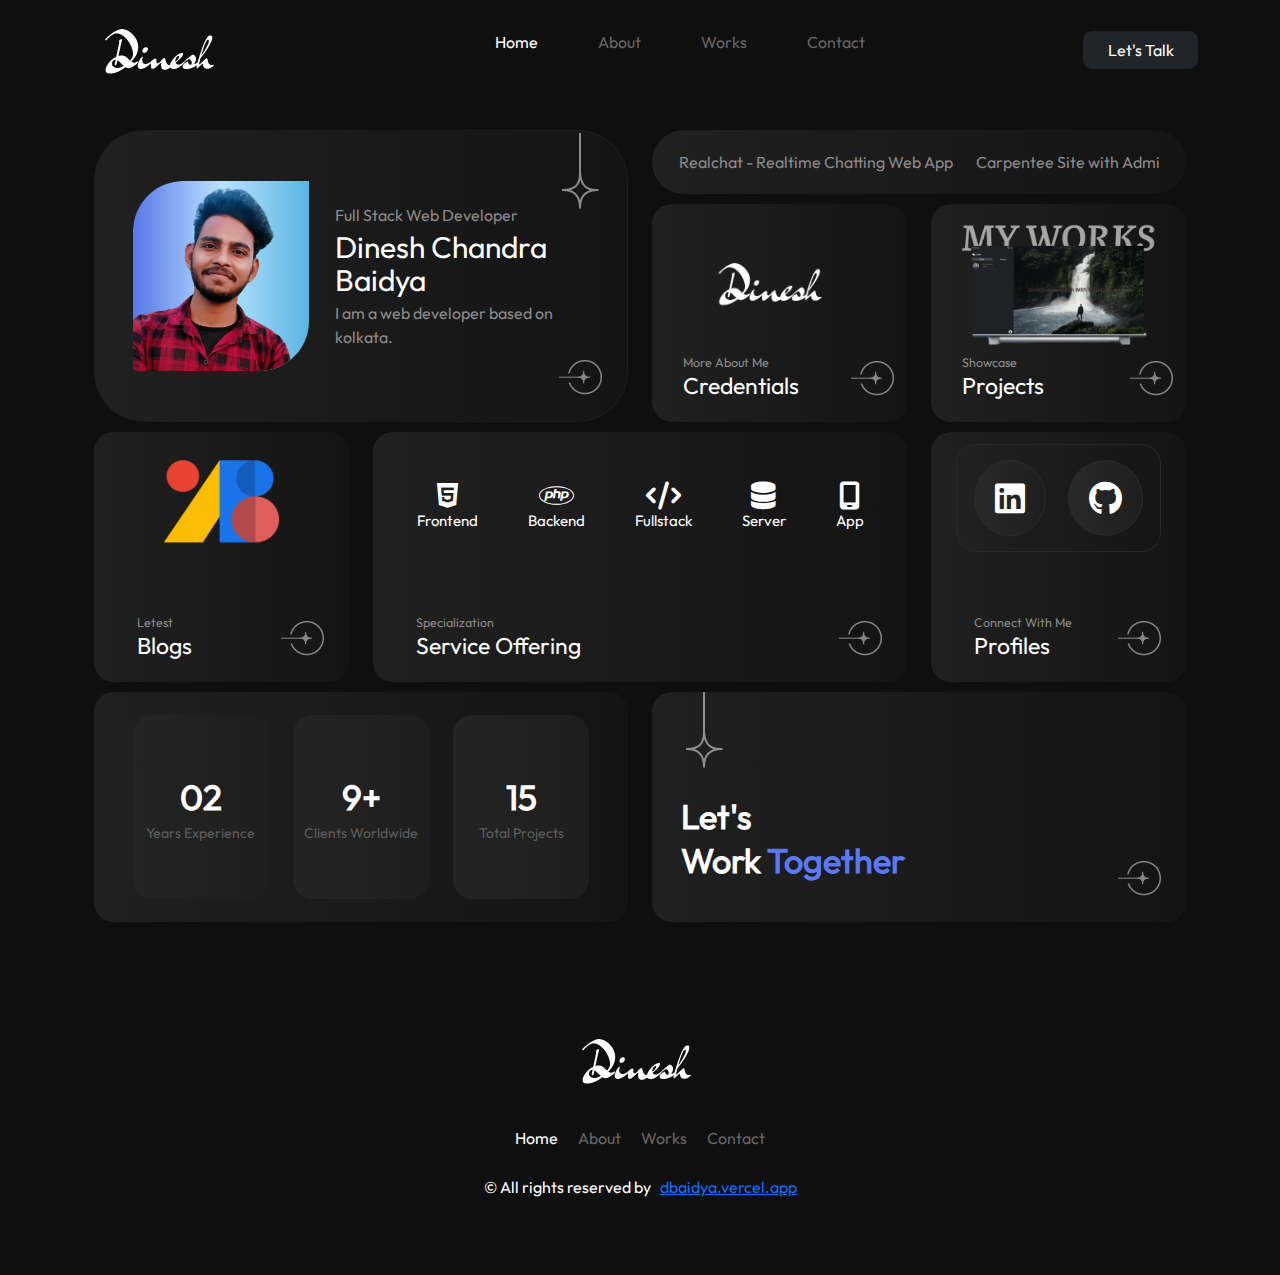
<file: index.html>
<!DOCTYPE html>
<html lang="en">

<head>
    <meta charset="UTF-8">
    <meta name="viewport" content="width=device-width, initial-scale=1.0">
    <title>Dinesh Chandra Baidya - Personal Portfolio</title>
    <link rel="shortcut icon" href="assets/images/icon.jpg" type="image/x-icon">
    <!-- bootstrap Css -->
    <link href="https://cdn.jsdelivr.net/npm/bootstrap@5.0.2/dist/css/bootstrap.min.css" rel="stylesheet">
    <!-- fontawesome -->
    <link rel="stylesheet" href="https://cdnjs.cloudflare.com/ajax/libs/font-awesome/6.5.1/css/all.min.css">
    <!-- Custom CSs -->
    <link rel="stylesheet" href="assets/styles/style.css">
    <!-- Jquery Cdn -->
    <script src="https://ajax.googleapis.com/ajax/libs/jquery/3.7.1/jquery.min.js"></script>


    <style>
        @media (max-width: 991px) {
            .second-row-div:nth-child(1) {
                order: 1;
            }

            .second-row-div:nth-child(2) {
                order: 3;
                margin-top: 10px;
            }

            .second-row-div:nth-child(3) {
                order: 2;
            }
        }
    </style>
</head>

<body class="dark-body">

    <div class="preloader position-relative scrollable">
        <div class="position-absolute loading-div">
            <div class="loading-content">
                <div class="loading-spinner"></div>
                <p>Portfolio is Loading Please Wait... <br>
                    <span id="loadingPercentage">0%</span> Loaded
                </p>
            </div>
        </div>
    </div>
    <script src="assets/scripts/preloader.js"></script>


    <div class="container" id="smooth-wrapper">

        <header>
            <div class="navlink-responsive">
                <ul>
                    <a href="index.html" class="active">
                        <li>Home</li>
                    </a>
                    <a href="about.html">
                        <li>About</li>
                    </a>
                    <a href="works.html">
                        <li>Works</li>
                    </a>
                    <a href="contact.html">
                        <li>Contact</li>
                    </a>
                    <a href="https://wa.me/8538086292?text=Hello%20Dinesh,%20I%20Have%20a%20work%20for%20you">
                        <li>
                            <button class="btn btn-dark lets-talk-btn-nav">Let's Talk</button>
                        </li>
                    </a>
                </ul>
            </div>
            <nav class="navbar">

                <div class="logo-div">
                    <img src="assets/images/svg/logo.svg" class="position-relative" alt="logo">
                </div>
                <div class="links-div">
                    <ul>
                        <a href="index.html" class="active">
                            <li>Home</li>
                        </a>
                        <a href="about.html">
                            <li>About</li>
                        </a>
                        <a href="works.html">
                            <li>Works</li>
                        </a>
                        <a href="contact.html">
                            <li>Contact</li>
                        </a>
                    </ul>
                </div>
                <div class="letstalk-div">
                    <a href="https://wa.me/8538086292?text=Hello%20Dinesh,%20I%20Have%20a%20work%20for%20you"><button class="btn btn-dark" id="lets-talk-btn">Let's Talk</button></a>
                    <!-- <button class="btn btn-dark"><img src="assets/images/loading.gif" class="laoding-img"></button> -->
                </div>
                <div class="responsive-three-dot-div">
                    <!-- <button class="btn" id="more-btn"><i class="fa-solid fa-bars white"></i></button> -->
                    <button class="morebtn" id="more-btn">
                        <span></span>
                        <span></span>
                        <span></span>
                    </button>
                </div>
            </nav>
        </header>

        <section id="body">
            <div id="smooth-content">
                <div class="container" id="body-content">
                    <div class="row">
                        <div class="col-12 col-md-6" id="first-row-first-col">
                            <div class="intro-div position-relative">
                                <a href="credentials.html" class="go-svg">
                                </a>
                                <div class="inner-introdiv">
                                    <div class="row">
                                        <div class="col-12 col-md-5 profile-picture-div profile-parent">
                                            <div class="profile-picture-div">
                                                <img src="assets/images/me.png" alt="Me" class="my-img">
                                            </div>
                                        </div>
                                        <div class="col-12 col-md-7 introduction-div">
                                            <p id="my-role">Full Stack Web Developer</p>
                                            <p id="full_name">Dinesh Chandra Baidya</p>
                                            <p id="short_desc" class="scrollable">I am a web developer based on kolkata.
                                            </p>
                                        </div>
                                    </div>
                                </div>
                            </div>
                        </div>
                        <div class="col-12 col-md-6" id="first-row-second-col">
                            <div class="projects-links-div">
                                <div class="rail-div">
                                    <div class="marquee">
                                        <span>
                                            <a href="https://github.com/dineshbaidya12/chat-pusher"
                                                target="_blank">Realchat - Realtime Chatting Web App</a>
                                            <a href="http://suvasis-creative-interior-design.great-site.net/"
                                                target="_blank">Carpentee Site with Admin Panel</a>
                                            <a href="https://github.com/dineshbaidya12/Todo-and-Notes-App-DailyDart"
                                                target="_blank">Daily Dart - To-Do and Notes Taking App</a>
                                        </span>
                                    </div>
                                    <div class="marquee marque-2">
                                        <span>
                                            <a href="https://github.com/dineshbaidya12/chat-pusher"
                                                target="_blank">Realchat - Realtime Chatting Web App</a>
                                            <a href="http://suvasis-creative-interior-design.great-site.net/"
                                                target="_blank">Carpentee Site with Admin Panel</a>
                                            <a href="https://github.com/dineshbaidya12/Todo-and-Notes-App-DailyDart"
                                                target="_blank">Daily Dart - To-Do and Notes Taking App</a>
                                        </span>
                                    </div>

                                </div>

                            </div>
                            <div class="another-two-div">
                                <div class="row">
                                    <div class="col-6 position-relative" id="credential-div">
                                        <a href="credentials.html" class="go-svg">
                                        </a>
                                        <div class="inner-credential">
                                            <div class="inner-content">
                                                <div class="image-div">
                                                    <img src="assets/images/sign.png" alt="signature" class="signature">
                                                </div>
                                                <div class="credentials-details">
                                                    <p class="default-font-style">More About Me</p>
                                                    <p class="default-font-style2">Credentials</p>
                                                </div>
                                            </div>
                                        </div>
                                    </div>
                                    <div class="col-6 position-relative" id="projects-div">
                                        <a href="works.html" class="go-svg">
                                        </a>

                                        <div class="inner-credential project-inner-cred">
                                            <div class="inner-content">
                                                <div class="image-div my-works-img-div">
                                                    <img src="assets/images/my-works.png" alt="signature"
                                                        class="signature">
                                                </div>
                                                <div class="credentials-details">
                                                    <p class="default-font-style">Showcase</p>
                                                    <p class="default-font-style2">Projects</p>
                                                </div>
                                            </div>
                                        </div>

                                    </div>
                                </div>
                            </div>
                        </div>
                    </div>

                    <div class="row second-row">
                        <div class="col-3 blogs-div second-row-div">
                            <div class="inner-second-row-div" id="blog-div">
                                <a href="blog.html" class="go-svg">
                                </a>

                                <div class="inner-credential">
                                    <div class="inner-content">
                                        <div class="image-div">
                                            <img src="assets/images/gfonts.png" alt="gfonts" class="signature">
                                        </div>
                                        <div class="credentials-details">
                                            <p class="default-font-style">Letest</p>
                                            <p class="default-font-style2">Blogs</p>
                                        </div>
                                    </div>
                                </div>

                            </div>
                        </div>

                        <div class="col-6 offering-div second-row-div">
                            <div class="inner-second-row-div offering-inner-div-responsive">
                                <a href="contact.html" class="go-svg">
                                </a>

                                <div class="inner-credential">
                                    <div class="inner-content">
                                        <div
                                            class="image-div d-flex flex-wrap profiles services-parent scrollable offering-inner-responsive">

                                            <div class=" services-div">

                                                <div class="services" data-toggle="tooltip"
                                                    title='As a Frontend Developer, we create engaging and responsive user interfaces using HTML, CSS, JavaScript, and jQuery. Our focus is on delivering a seamless user experience across various devices.'>
                                                    <i class="fa-brands fa-html5"></i>
                                                    <span>Frontend</span>
                                                </div>

                                                <div class="services" data-toggle="tooltip"
                                                    title='Specializing in Backend Development, we utilize technologies like Laravel, PHP, CodeIgniter, and AJAX to build robust and efficient server-side applications. Our goal is to ensure data integrity and system performance.'>
                                                    <i class="fab fa-php"></i>
                                                    <span>Backend</span>
                                                </div>

                                                <div class="services" data-toggle="tooltip"
                                                    title='As Fullstack Developers, we have expertise in both frontend and backend technologies. Our skill set includes working with databases, ensuring the entire web application functions seamlessly, and optimizing performance.'>
                                                    <i class="fas fa-code"></i>
                                                    <span>Fullstack</span>
                                                </div>

                                                <div class="services" data-toggle="tooltip"
                                                    title='With 5 years of experience in Server Management, we excel in setting up, configuring, and maintaining servers. Our expertise includes working with AWS servers, Hostinger shared servers, and more. We focus on performance optimization, security enhancements, and proactive monitoring.'>
                                                    <i class="fas fa-database"></i>
                                                    <span>Server</span>
                                                </div>

                                                <div class="services" data-toggle="tooltip"
                                                    title='In App Development, we harness the power of Flutter to create cross-platform mobile applications. With 5 years of experience, we ensure that your apps are not only visually appealing but also performant and user-friendly.'>
                                                    <i class="fas fa-mobile-screen"></i>
                                                    <span>App</span>
                                                </div>

                                            </div>

                                        </div>
                                        <div class="credentials-details">
                                            <p class="default-font-style">Specialization</p>
                                            <p class="default-font-style2">Service Offering</p>
                                        </div>
                                    </div>
                                </div>

                            </div>
                        </div>

                        <div class="col-3 connect-div second-row-div">
                            <div class="inner-second-row-div">
                                <a href="contact.html" class="go-svg">
                                </a>

                                <div class="inner-credential">
                                    <div class="inner-content">
                                        <div class="image-div d-flex flex-wrap profiles">
                                            <div class="inner-profile scrollable">
                                                <a href="https://www.linkedin.com/in/dinesh-baidya-a15b18227/"
                                                    target="_blank">
                                                    <i class="fa-brands fa-linkedin"></i>
                                                </a>
                                                <a href="https://github.com/dineshbaidya12" target="_blank">
                                                    <i class="fa-brands fa-github"></i>
                                                </a>
                                                <a href="https://www.instagram.com/rishi_rumination/" target="_blank">
                                                    <i class="fa-brands fa-square-instagram"></i>
                                                </a>
                                                <a href="https://wa.me/8538086292?text=Hello%20Dinesh,%20I%20Have%20a%20work%20for%20you"
                                                    target="_blank">
                                                    <i class="fa-brands fa-whatsapp"></i>
                                                </a>
                                            </div>
                                        </div>
                                        <div class="credentials-details">
                                            <p class="default-font-style">Connect With Me</p>
                                            <p class="default-font-style2">Profiles</p>
                                        </div>
                                    </div>
                                </div>
                            </div>
                        </div>
                    </div>

                    <div class="row third-row">
                        <div class="col-6 third-row-inner-div">
                            <div class="inner-row-content experience-div">
                                <div class="row">
                                    <div class="col-4 years-exp inner-exp">
                                        <div class="inner-content">
                                            <span>02</span>
                                            <span>Years Experience</span>
                                        </div>
                                    </div>
                                    <div class="col-4 clients inner-exp">
                                        <div class="inner-content">
                                            <span>9+</span>
                                            <span>Clients Worldwide</span>
                                        </div>
                                    </div>
                                    <div class="col-4 projects inner-exp">
                                        <div class="inner-content">
                                            <span>15</span>
                                            <span>Total Projects</span>
                                        </div>
                                    </div>
                                </div>
                            </div>
                        </div>

                        <div class="col-6 third-row-inner-div work-together-div">
                            <div class="inner-row-content">
                                <a href="contact.html" class="go-svg">
                                </a>

                                <div class="inner-div">
                                    <p>
                                        Let's <br>Work <span>Together</span>
                                    </p>
                                </div>
                            </div>
                        </div>
                    </div>

                    <div class="row mt-3"></div>
                </div>
            </div>
        </section>

        <footer>
            <div class="container">
                <div class="row d-flex flex-wrap justify-content-center">
                    <div class="col-12 footer-div">
                        <div class="inner-div">
                            <img src="assets/images/svg/logo.svg" alt="Logo" class="logo">
                        </div>
                    </div>
                    <div class="col-12 footer-div">
                        <div class="inner-div">
                            <ul class="footer-list">
                                <a href="index.html" class="active">
                                    <li>Home</li>
                                </a>
                                <a href="about.html">
                                    <li>About</li>
                                </a>
                                <a href="works.html">
                                    <li>Works</li>
                                </a>
                                <a href="contact.html">
                                    <li>Contact</li>
                                </a>
                            </ul>
                        </div>
                    </div>
                    <div class="col-12 footer-div">
                        <div class="inner-div">
                            <p style="text-align: center;"> &copy; All rights reserved by &nbsp; <a
                                    href="https://dbaidya.vercel.app">dbaidya.vercel.app</a></p>
                        </div>
                    </div>
                </div>
            </div>
        </footer>

    </div>

    <!-- bootstrap Js -->
    <script src="https://cdn.jsdelivr.net/npm/bootstrap@5.0.2/dist/js/bootstrap.bundle.min.js"></script>
    <!-- custom script -->
    <script src="assets/scripts/scripts.js"></script>

</body>

</html>
</file>
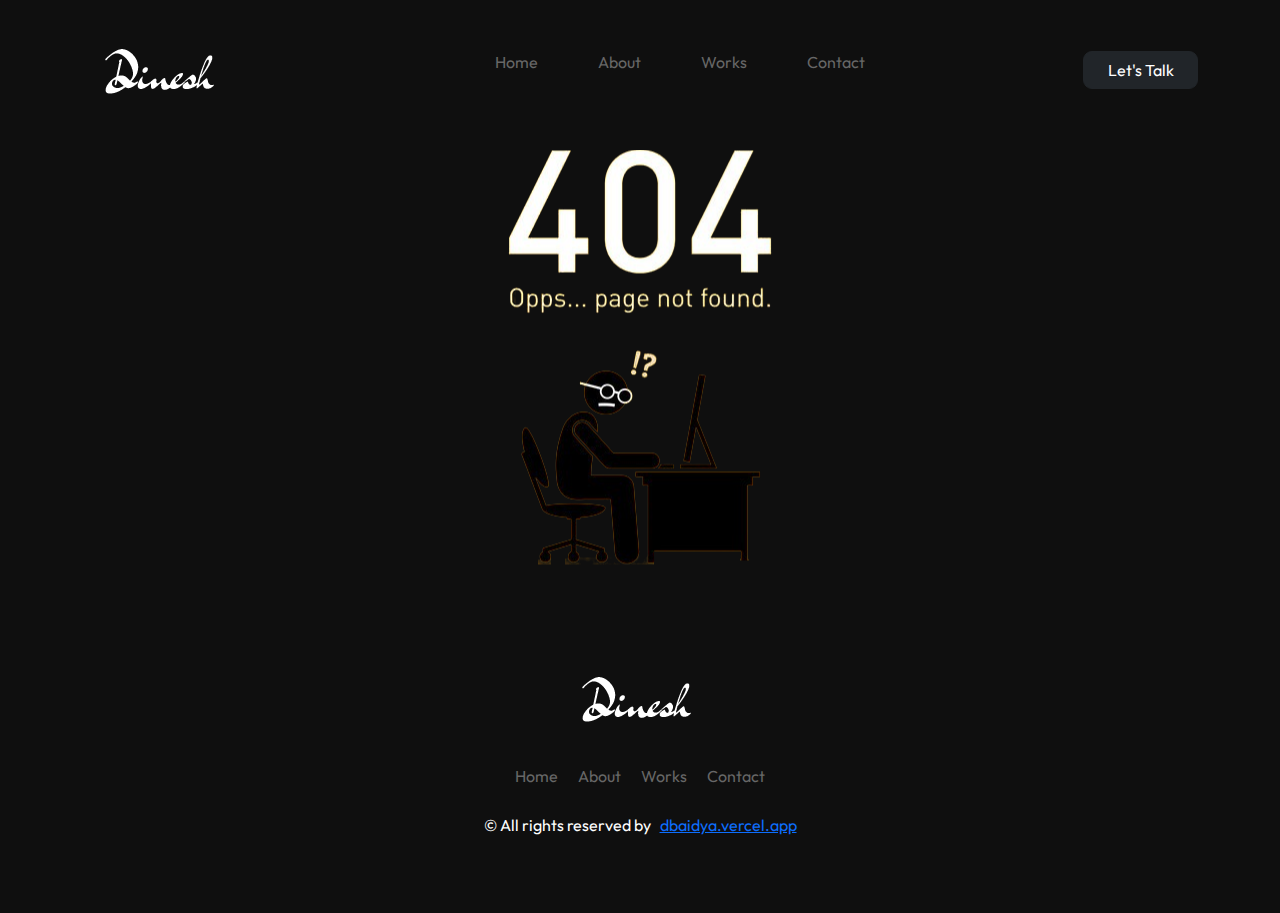
<file: 404-not-found.html>
<!DOCTYPE html>
<html lang="en">

<head>
    <meta charset="UTF-8">
    <meta name="viewport" content="width=device-width, initial-scale=1.0">
    <title>Dinesh Chandra Baidya - Personal Portfolio</title>
    <link rel="shortcut icon" href="assets/images/icon.jpg" type="image/x-icon">
    <!-- bootstrap Css -->
    <link href="https://cdn.jsdelivr.net/npm/bootstrap@5.0.2/dist/css/bootstrap.min.css" rel="stylesheet">
    <!-- fontawesome -->
    <link rel="stylesheet" href="https://cdnjs.cloudflare.com/ajax/libs/font-awesome/6.5.1/css/all.min.css">
    <!-- Custom CSs -->
    <link rel="stylesheet" href="assets/styles/style.css">
    <script src="https://code.jquery.com/jquery-3.6.4.min.js"></script>
    <!-- Jquery Cdn -->
    <script src="https://ajax.googleapis.com/ajax/libs/jquery/3.7.1/jquery.min.js"></script>

    <style>
        .img-div {
            width: 80%;
            height: 450px;
            margin: auto;
            background: url('assets/images/404.png');
            background-position: center;
            background-repeat: no-repeat;
            /* background-size: cover; */
        }

        footer .container .row {
            padding-top: 0px;
        }

        @media (max-width: 382px) {
            .img-div {
                width: 100%;
            }
        }

        .container {
            padding-top: 20px;
        }
    </style>
</head>

<body class="dark-body">

    <div class="preloader position-relative">
        <div class="position-absolute loading-div">
            <div class="loading-content">
                <div class="loading-spinner"></div>
                <p>Portfolio is Loading Please Wait... <br>
                    <span id="loadingPercentage">0%</span> Loaded
                </p>
            </div>
        </div>
    </div>
    <script src="assets/scripts/preloader.js"></script>

    <div class="container">

        <header>
            <div class="navlink-responsive">
                <ul>
                    <a href="index.html">
                        <li>Home</li>
                    </a>
                    <a href="about.html">
                        <li>About</li>
                    </a>
                    <a href="works.html">
                        <li>Works</li>
                    </a>
                    <a href="contact.html">
                        <li>Contact</li>
                    </a>
                    <a href="https://wa.me/8538086292?text=Hello%20Dinesh,%20I%20Have%20a%20work%20for%20you">
                        <li>
                            <button class="btn btn-dark lets-talk-btn-nav">Let's Talk</button>
                        </li>
                    </a>
                </ul>
            </div>
            <nav class="navbar">

                <div class="logo-div">
                    <img src="assets/images/svg/logo.svg" class="position-relative" alt="logo">
                </div>
                <div class="links-div">
                    <ul>
                        <a href="index.html">
                            <li>Home</li>
                        </a>
                        <a href="about.html">
                            <li>About</li>
                        </a>
                        <a href="works.html">
                            <li>Works</li>
                        </a>
                        <a href="contact.html">
                            <li>Contact</li>
                        </a>
                    </ul>
                </div>
                <div class="letstalk-div">
                    <a href="https://wa.me/8538086292?text=Hello%20Dinesh,%20I%20Have%20a%20work%20for%20you"><button class="btn btn-dark" id="lets-talk-btn">Let's Talk</button></a>
                    <!-- <button class="btn btn-dark"><img src="assets/images/loading.gif" class="laoding-img"></button> -->
                </div>
                <div class="responsive-three-dot-div">
                    <!-- <button class="btn" id="more-btn"><i class="fa-solid fa-bars white"></i></button> -->
                    <button class="morebtn" id="more-btn">
                        <span></span>
                        <span></span>
                        <span></span>
                    </button>
                </div>
            </nav>
        </header>

        <section id="body">
            <div class="container" id="body-content">

                <div class="img-div">
                </div>

                <div class="row mt-3"></div>
            </div>
        </section>

        <footer>
            <div class="container">
                <div class="row d-flex flex-wrap justify-content-center">
                    <div class="col-12 footer-div">
                        <div class="inner-div">
                            <img src="assets/images/svg/logo.svg" alt="Logo" class="logo">
                        </div>
                    </div>
                    <div class="col-12 footer-div">
                        <div class="inner-div">
                            <ul class="footer-list">
                                <a href="index.html">
                                    <li>Home</li>
                                </a>
                                <a href="about.html">
                                    <li>About</li>
                                </a>
                                <a href="works.html">
                                    <li>Works</li>
                                </a>
                                <a href="contact.html">
                                    <li>Contact</li>
                                </a>
                            </ul>
                        </div>
                    </div>
                    <div class="col-12 footer-div">
                        <div class="inner-div">
                            <p style="text-align: center;"> &copy; All rights reserved by &nbsp; <a
                                    href="https://dbaidya.vercel.app">dbaidya.vercel.app</a></p>
                        </div>
                    </div>
                </div>
            </div>
        </footer>

    </div>

    <!-- bootstrap Js -->
    <script src="https://cdn.jsdelivr.net/npm/bootstrap@5.0.2/dist/js/bootstrap.bundle.min.js"></script>
    <!-- custom script -->
    <script src="assets/scripts/scripts.js"></script>

</body>

</html>
</file>
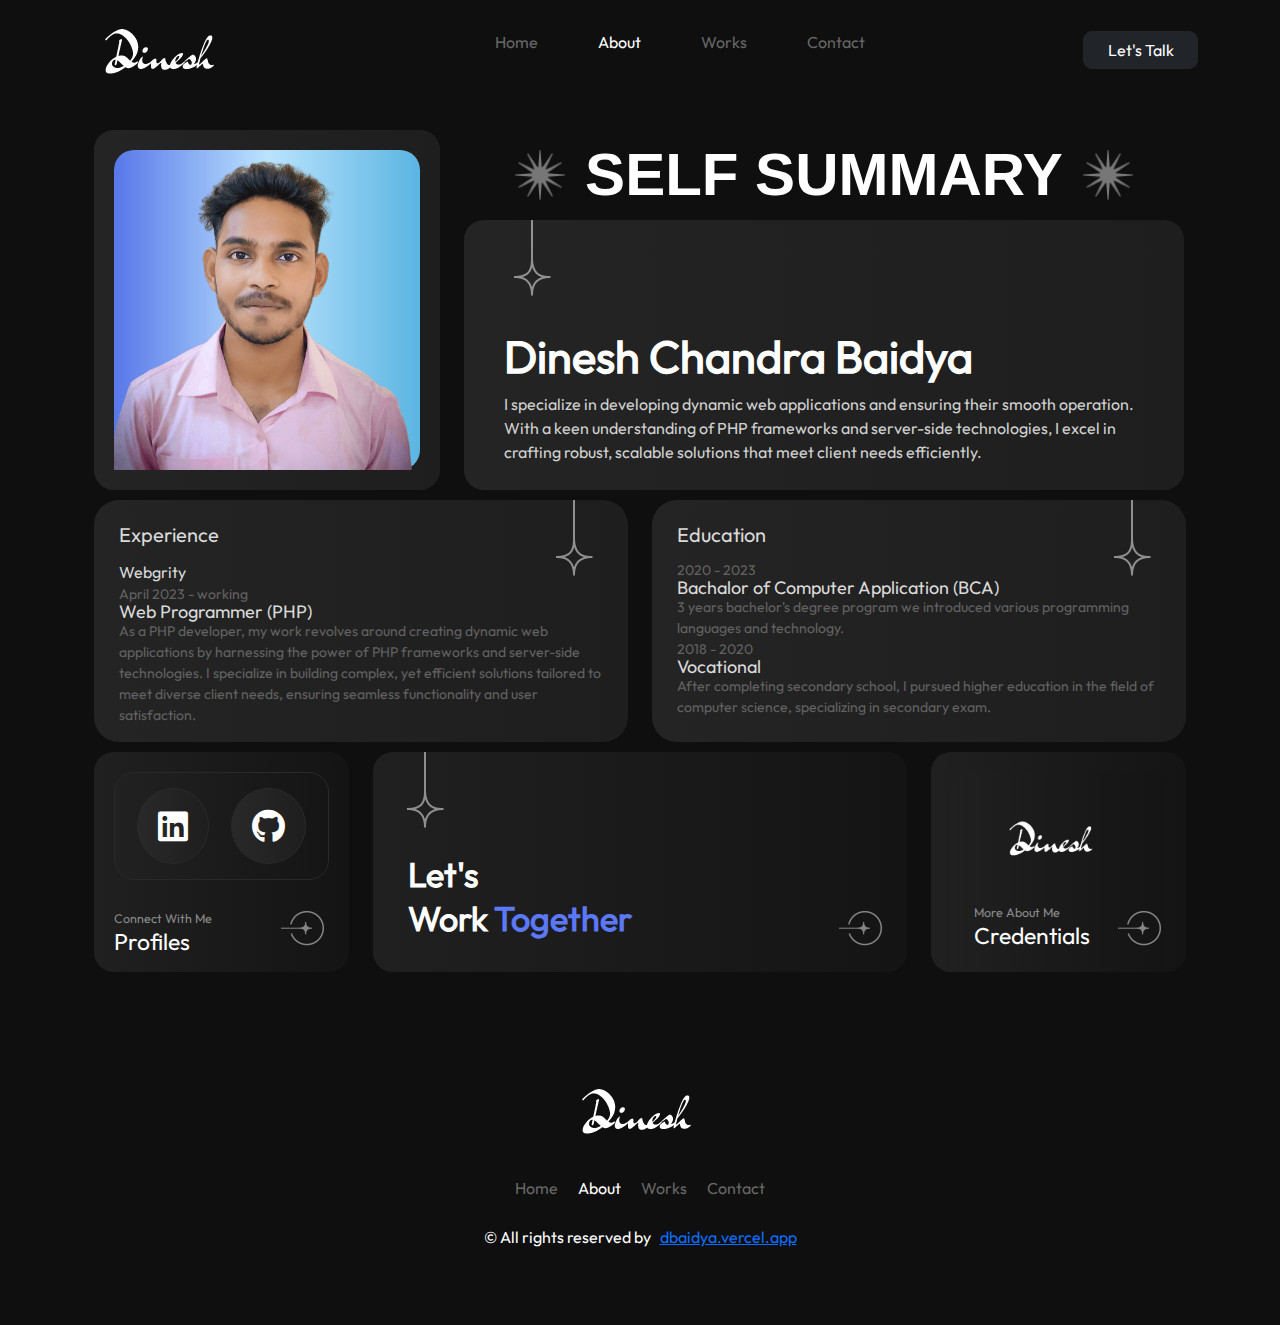
<file: about.html>
<!DOCTYPE html>
<html lang="en">

<head>
    <meta charset="UTF-8">
    <meta name="viewport" content="width=device-width, initial-scale=1.0">
    <title>Dinesh Chandra Baidya - Personal Portfolio</title>
    <link rel="shortcut icon" href="assets/images/icon.jpg" type="image/x-icon">
    <!-- bootstrap Css -->
    <link href="https://cdn.jsdelivr.net/npm/bootstrap@5.0.2/dist/css/bootstrap.min.css" rel="stylesheet">
    <!-- fontawesome -->
    <link rel="stylesheet" href="https://cdnjs.cloudflare.com/ajax/libs/font-awesome/6.5.1/css/all.min.css">
    <!-- Custom CSs -->
    <link rel="stylesheet" href="assets/styles/style.css">
    <!-- Jquery Cdn -->
    <script src="https://ajax.googleapis.com/ajax/libs/jquery/3.7.1/jquery.min.js"></script>
    <style>
        .about-sec-row .sec-row .inner-div .common-year {
            padding-top: 0px;
        }

        .common-organization {
            margin: 0;
        }
    </style>
</head>

<body class="dark-body">

    <div class="preloader position-relative">
        <div class="position-absolute loading-div">
            <div class="loading-content">
                <div class="loading-spinner"></div>
                <p>Portfolio is Loading Please Wait... <br>
                    <span id="loadingPercentage">0%</span> Loaded
                </p>
            </div>
        </div>
    </div>
    <script src="assets/scripts/preloader.js"></script>

    <div class="container">

        <header>
            <div class="navlink-responsive">
                <ul>
                    <a href="index.html">
                        <li>Home</li>
                    </a>
                    <a href="about.html" class="active">
                        <li>About</li>
                    </a>
                    <a href="works.html">
                        <li>Works</li>
                    </a>
                    <a href="contact.html">
                        <li>Contact</li>
                    </a>
                    <a href="https://wa.me/8538086292?text=Hello%20Dinesh,%20I%20Have%20a%20work%20for%20you">
                        <li>
                            <button class="btn btn-dark lets-talk-btn-nav">Let's Talk</button>
                        </li>
                    </a>
                </ul>
            </div>
            <nav class="navbar">

                <div class="logo-div">
                    <img src="assets/images/svg/logo.svg" class="position-relative" alt="logo">
                </div>
                <div class="links-div">
                    <ul>
                        <a href="index.html">
                            <li>Home</li>
                        </a>
                        <a href="about.html" class="active">
                            <li>About</li>
                        </a>
                        <a href="works.html">
                            <li>Works</li>
                        </a>
                        <a href="contact.html">
                            <li>Contact</li>
                        </a>
                    </ul>
                </div>
                <div class="letstalk-div">
                    <a href="https://wa.me/8538086292?text=Hello%20Dinesh,%20I%20Have%20a%20work%20for%20you"><button class="btn btn-dark" id="lets-talk-btn">Let's Talk</button></a>
                    <!-- <button class="btn btn-dark"><img src="assets/images/loading.gif" class="laoding-img"></button> -->
                </div>
                <div class="responsive-three-dot-div">
                    <!-- <button class="btn" id="more-btn"><i class="fa-solid fa-bars white"></i></button> -->
                    <button class="morebtn" id="more-btn">
                        <span></span>
                        <span></span>
                        <span></span>
                    </button>
                </div>
            </nav>
        </header>

        <section id="body" class="about-page">
            <div class="container" id="body-content">

                <div class="about-first-row">
                    <div class="row">
                        <div class="col-4">
                            <div class="right-img-div">
                                <div class="image-container">
                                    <img src="assets/images/me2.png" alt="Me">
                                </div>
                            </div>
                        </div>
                        <div class="col-8">
                            <div class="summery-container">
                                <div class="summery-heading">
                                    <img src="assets/images/star.png">
                                    <p id="self-summary">
                                        SELF SUMMARY
                                    </p>
                                    <img src="assets/images/star.png">
                                </div>
                                <div class="summery position-relative">
                                    <div class="summery-inner">
                                        <div class="summery-para">
                                            <h2>Dinesh Chandra Baidya</h2>
                                            <p> I specialize in developing dynamic web applications and ensuring their
                                                smooth operation. With a keen understanding of PHP frameworks and
                                                server-side technologies, I excel in crafting robust, scalable solutions
                                                that meet client needs efficiently.</p>
                                        </div>
                                    </div>
                                </div>
                            </div>
                        </div>
                    </div>
                </div>

                <div class="about-sec-row">
                    <div class="row sec-row">
                        <div class="col-6">
                            <div class="inner-div exp-div">
                                <div class="inner-inner-div scrollable">

                                    <p class="common-head">
                                        Experience
                                    </p>
                                    <p class="common-organization">
                                        Webgrity
                                    </p>
                                    <p class="common-year">
                                        April 2023 - working
                                    </p>
                                    <p class="common-name">
                                        Web Programmer (PHP)
                                    </p>
                                    <p class="common-designation">
                                        As a PHP developer, my work revolves around creating
                                        dynamic web applications by harnessing the power of PHP frameworks and
                                        server-side technologies. I specialize in building complex, yet efficient
                                        solutions tailored to meet diverse client needs, ensuring seamless functionality
                                        and user satisfaction.
                                    </p>

                                    <!-- <p class="common-year">
                                        2007-2017
                                    </p>
                                    <p class="common-name">
                                        Formar Designer Developer
                                    </p>
                                    <p class="common-designation">
                                        Formar Designer Developer
                                    </p> -->

                                </div>
                            </div>
                        </div>
                        <div class="col-6">
                            <div class="inner-div edu-div">
                                <div class="inner-inner-div scrollable">
                                    <p class="common-head">
                                        Education
                                    </p>
                                    <p class="common-year">
                                        2020 - 2023
                                    </p>
                                    <p class="common-name">
                                        Bachalor of Computer Application (BCA)
                                    </p>
                                    <p class="common-designation">
                                        3 years bachelor's degree program we introduced various
                                        programming languages and technology.
                                    </p>

                                    <p class="common-year">
                                        2018 - 2020
                                    </p>
                                    <p class="common-name">
                                        Vocational
                                    </p>
                                    <p class="common-designation">
                                        After completing secondary school, I pursued higher education in the field of
                                        computer science, specializing in secondary exam.
                                    </p>
                                </div>
                            </div>
                        </div>
                    </div>
                </div>

                <div class="about-third-row">
                    <div class="row third-row d-flex">
                        <div class="col-3 profile-div inside-third-row">
                            <div class="inner-div">
                                <a href="#goSomewhere3" class="go-svg">
                                </a>
                                <div class="image-div d-flex flex-wrap profiles">
                                    <div class="inner-profile scrollable">
                                        <a href="https://www.linkedin.com/in/dinesh-baidya-a15b18227/" target="_blank">
                                            <i class="fa-brands fa-linkedin"></i>
                                        </a>
                                        <a href="https://github.com/dineshbaidya12" target="_blank">
                                            <i class="fa-brands fa-github"></i>
                                        </a>
                                        <a href="https://www.instagram.com/rishi_rumination/" target="_blank">
                                            <i class="fa-brands fa-square-instagram"></i>
                                        </a>
                                        <a href="https://wa.me/8538086292?text=Hello%20Dinesh,%20I%20Have%20a%20work%20for%20you"
                                            target="_blank">
                                            <i class="fa-brands fa-whatsapp"></i>
                                        </a>
                                    </div>
                                </div>
                                <div class="credentials-details">
                                    <p class="default-font-style">Connect With Me</p>
                                    <p class="default-font-style2">Profiles</p>
                                </div>


                            </div>
                        </div>
                        <div class="col-6 lets-work-together inside-third-row">
                            <div class="inner-div">
                                <a href="contact.html" class="go-svg">
                                </a>

                                <p>
                                    Let's <br>Work <span>Together</span>
                                </p>
                            </div>
                        </div>
                        <div class="col-3 credentials inside-third-row">
                            <div class="inner-div">
                                <a href="credentials.html" class="go-svg">
                                </a>
                                <div class="inner-credential">
                                    <div class="inner-content">
                                        <div class="image-div">
                                            <img src="assets/images/sign.png" alt="signature" class="signature">
                                        </div>
                                        <div class="credentials-details">
                                            <p class="default-font-style">More About Me</p>
                                            <p class="default-font-style2">Credentials</p>
                                        </div>
                                    </div>
                                </div>
                            </div>
                        </div>
                    </div>
                </div>

                <div class="mt-3"></div>


            </div>
        </section>

        <footer>
            <div class="container">
                <div class="row d-flex flex-wrap justify-content-center">
                    <div class="col-12 footer-div">
                        <div class="inner-div">
                            <img src="assets/images/svg/logo.svg" alt="Logo" class="logo">
                        </div>
                    </div>
                    <div class="col-12 footer-div">
                        <div class="inner-div">
                            <ul class="footer-list">
                                <a href="index.html">
                                    <li>Home</li>
                                </a>
                                <a href="about.html" class="active">
                                    <li>About</li>
                                </a>
                                <a href="works.html">
                                    <li>Works</li>
                                </a>
                                <a href="contact.html">
                                    <li>Contact</li>
                                </a>
                            </ul>
                        </div>
                    </div>
                    <div class="col-12 footer-div">
                        <div class="inner-div">
                            <p style="text-align: center;"> &copy; All rights reserved by &nbsp; <a
                                    href="https://dbaidya.vercel.app">dbaidya.vercel.app</a></p>
                        </div>
                    </div>
                </div>
            </div>
        </footer>

    </div>

    <!-- bootstrap Js -->
    <script src="https://cdn.jsdelivr.net/npm/bootstrap@5.0.2/dist/js/bootstrap.bundle.min.js"></script>
    <!-- custom script -->
    <script src="assets/scripts/scripts.js"></script>

</body>

</html>
</file>
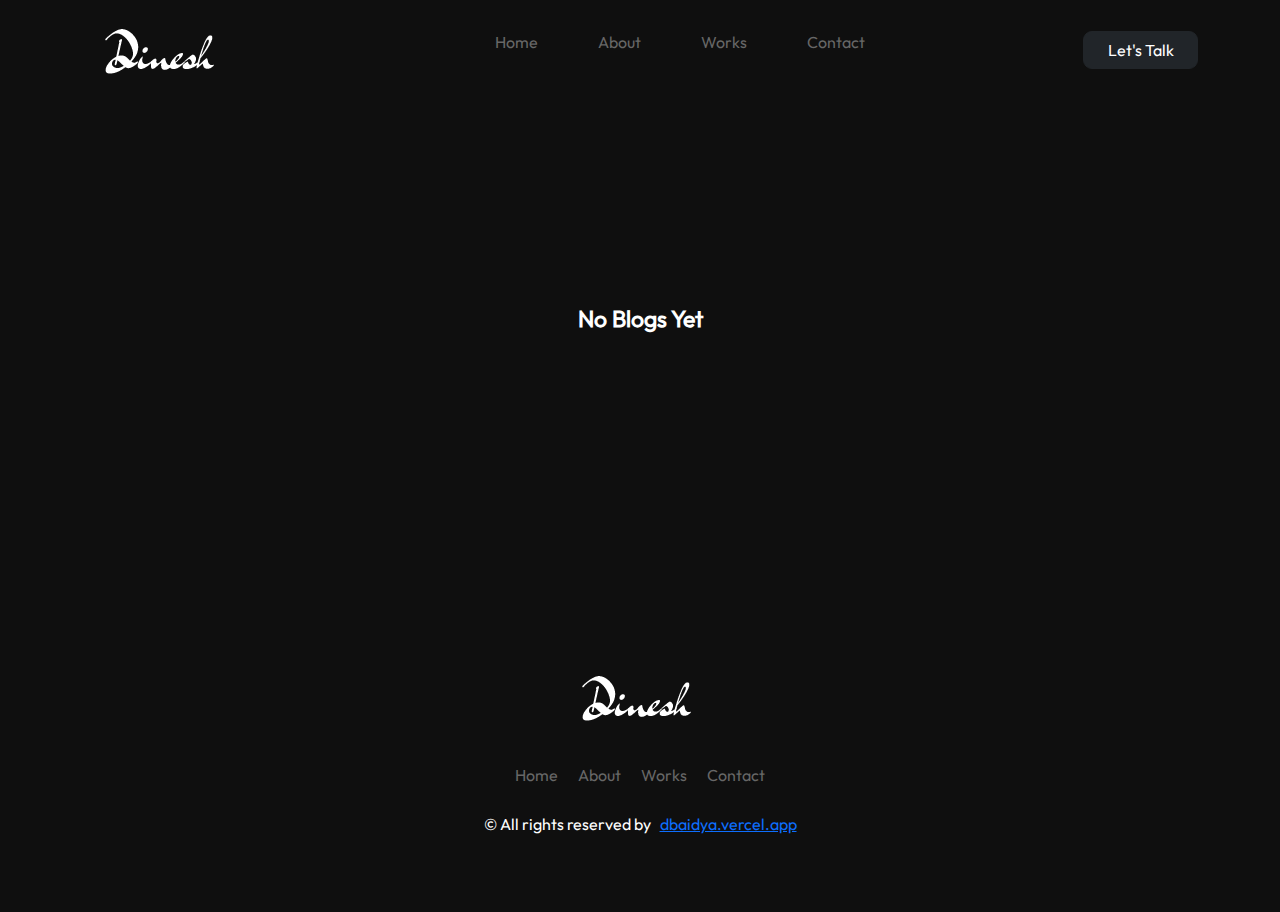
<file: blog.html>
<!DOCTYPE html>
<html lang="en">

<head>
    <meta charset="UTF-8">
    <meta name="viewport" content="width=device-width, initial-scale=1.0">
    <title>Dinesh Chandra Baidya - Personal Portfolio</title>
    <link rel="shortcut icon" href="assets/images/icon.jpg" type="image/x-icon">
    <!-- bootstrap Css -->
    <link href="https://cdn.jsdelivr.net/npm/bootstrap@5.0.2/dist/css/bootstrap.min.css" rel="stylesheet">
    <!-- fontawesome -->
    <link rel="stylesheet" href="https://cdnjs.cloudflare.com/ajax/libs/font-awesome/6.5.1/css/all.min.css">
    <!-- Custom CSs -->
    <link rel="stylesheet" href="assets/styles/style.css">
    <!-- Jquery Cdn -->
    <script src="https://ajax.googleapis.com/ajax/libs/jquery/3.7.1/jquery.min.js"></script>


    <style>
        .indivisual-skills-div {
            padding: 20px;
            padding-left: 12px;
        }

        .indivisual-skills-div .full-box {
            width: 85%;
            background: #202020;
            height: 5px;
            border-radius: 10px;
            overflow: hidden;
        }

        .how-much-box {
            height: 100%;
            background: #353535;
            display: inherit;
            border-radius: 10px;
        }

        .techno-name p {
            margin: 0;
            margin-top: 5px;
            margin-left: 5px;
        }

        .techno-name span {
            display: inline-block;
            color: #6a6a6a;
            font-size: 15px;
            margin-left: 5px;
        }

        #project-head {
            margin-top: 45px;
        }

        .ind-pr-div {
            position: relative;
        }
    </style>
</head>

<body class="dark-body">

    <div class="preloader position-relative">
        <div class="position-absolute loading-div">
            <div class="loading-content">
                <div class="loading-spinner"></div>
                <p>Portfolio is Loading Please Wait... <br>
                    <span id="loadingPercentage">0%</span> Loaded
                </p>
            </div>
        </div>
    </div>
    <script src="assets/scripts/preloader.js"></script>

    <div class="container">

        <header>
            <div class="navlink-responsive">
                <ul>
                    <a href="index.html">
                        <li>Home</li>
                    </a>
                    <a href="about.html" class="active">
                        <li>About</li>
                    </a>
                    <a href="works.html">
                        <li>Works</li>
                    </a>
                    <a href="contact.html">
                        <li>Contact</li>
                    </a>
                    <a href="https://wa.me/8538086292?text=Hello%20Dinesh,%20I%20Have%20a%20work%20for%20you">
                        <li>
                            <button class="btn btn-dark lets-talk-btn-nav">Let's Talk</button>
                        </li>
                    </a>
                </ul>
            </div>
            <nav class="navbar">

                <div class="logo-div">
                    <img src="assets/images/svg/logo.svg" class="position-relative" alt="logo">
                </div>
                <div class="links-div">
                    <ul>
                        <a href="index.html">
                            <li>Home</li>
                        </a>
                        <a href="about.html">
                            <li>About</li>
                        </a>
                        <a href="works.html">
                            <li>Works</li>
                        </a>
                        <a href="contact.html">
                            <li>Contact</li>
                        </a>
                    </ul>
                </div>
                <div class="letstalk-div">
                    <a href="https://wa.me/8538086292?text=Hello%20Dinesh,%20I%20Have%20a%20work%20for%20you"><button class="btn btn-dark" id="lets-talk-btn">Let's Talk</button></a>
                    <!-- <button class="btn btn-dark"><img src="assets/images/loading.gif" class="laoding-img"></button> -->
                </div>
                <div class="responsive-three-dot-div">
                    <!-- <button class="btn" id="more-btn"><i class="fa-solid fa-bars white"></i></button> -->
                    <button class="morebtn" id="more-btn">
                        <span></span>
                        <span></span>
                        <span></span>
                    </button>
                </div>
            </nav>
        </header>

        <section id="body">
            <div style="min-height: 55vh;
            display: flex;
            justify-content: center;
            align-items: center;
            font-size: 23px;
            font-weight: bold;">
                <p>No Blogs Yet</p>
            </div>
        </section>

        <footer>
            <div class="container">
                <div class="row d-flex flex-wrap justify-content-center">
                    <div class="col-12 footer-div">
                        <div class="inner-div">
                            <img src="assets/images/svg/logo.svg" alt="Logo" class="logo">
                        </div>
                    </div>
                    <div class="col-12 footer-div">
                        <div class="inner-div">
                            <ul class="footer-list">
                                <a href="index.html">
                                    <li>Home</li>
                                </a>
                                <a href="about.html">
                                    <li>About</li>
                                </a>
                                <a href="works.html">
                                    <li>Works</li>
                                </a>
                                <a href="contact.html">
                                    <li>Contact</li>
                                </a>
                            </ul>
                        </div>
                    </div>
                    <div class="col-12 footer-div">
                        <div class="inner-div">
                            <p style="text-align: center;"> &copy; All rights reserved by &nbsp; <a
                                    href="https://dbaidya.vercel.app">dbaidya.vercel.app</a></p>
                        </div>
                    </div>
                </div>
            </div>
        </footer>



    </div>

    <!-- bootstrap Js -->
    <script src="https://cdn.jsdelivr.net/npm/bootstrap@5.0.2/dist/js/bootstrap.bundle.min.js"></script>
    <!-- custom script -->
    <script src="assets/scripts/scripts.js"></script>

</body>

</html>
</file>
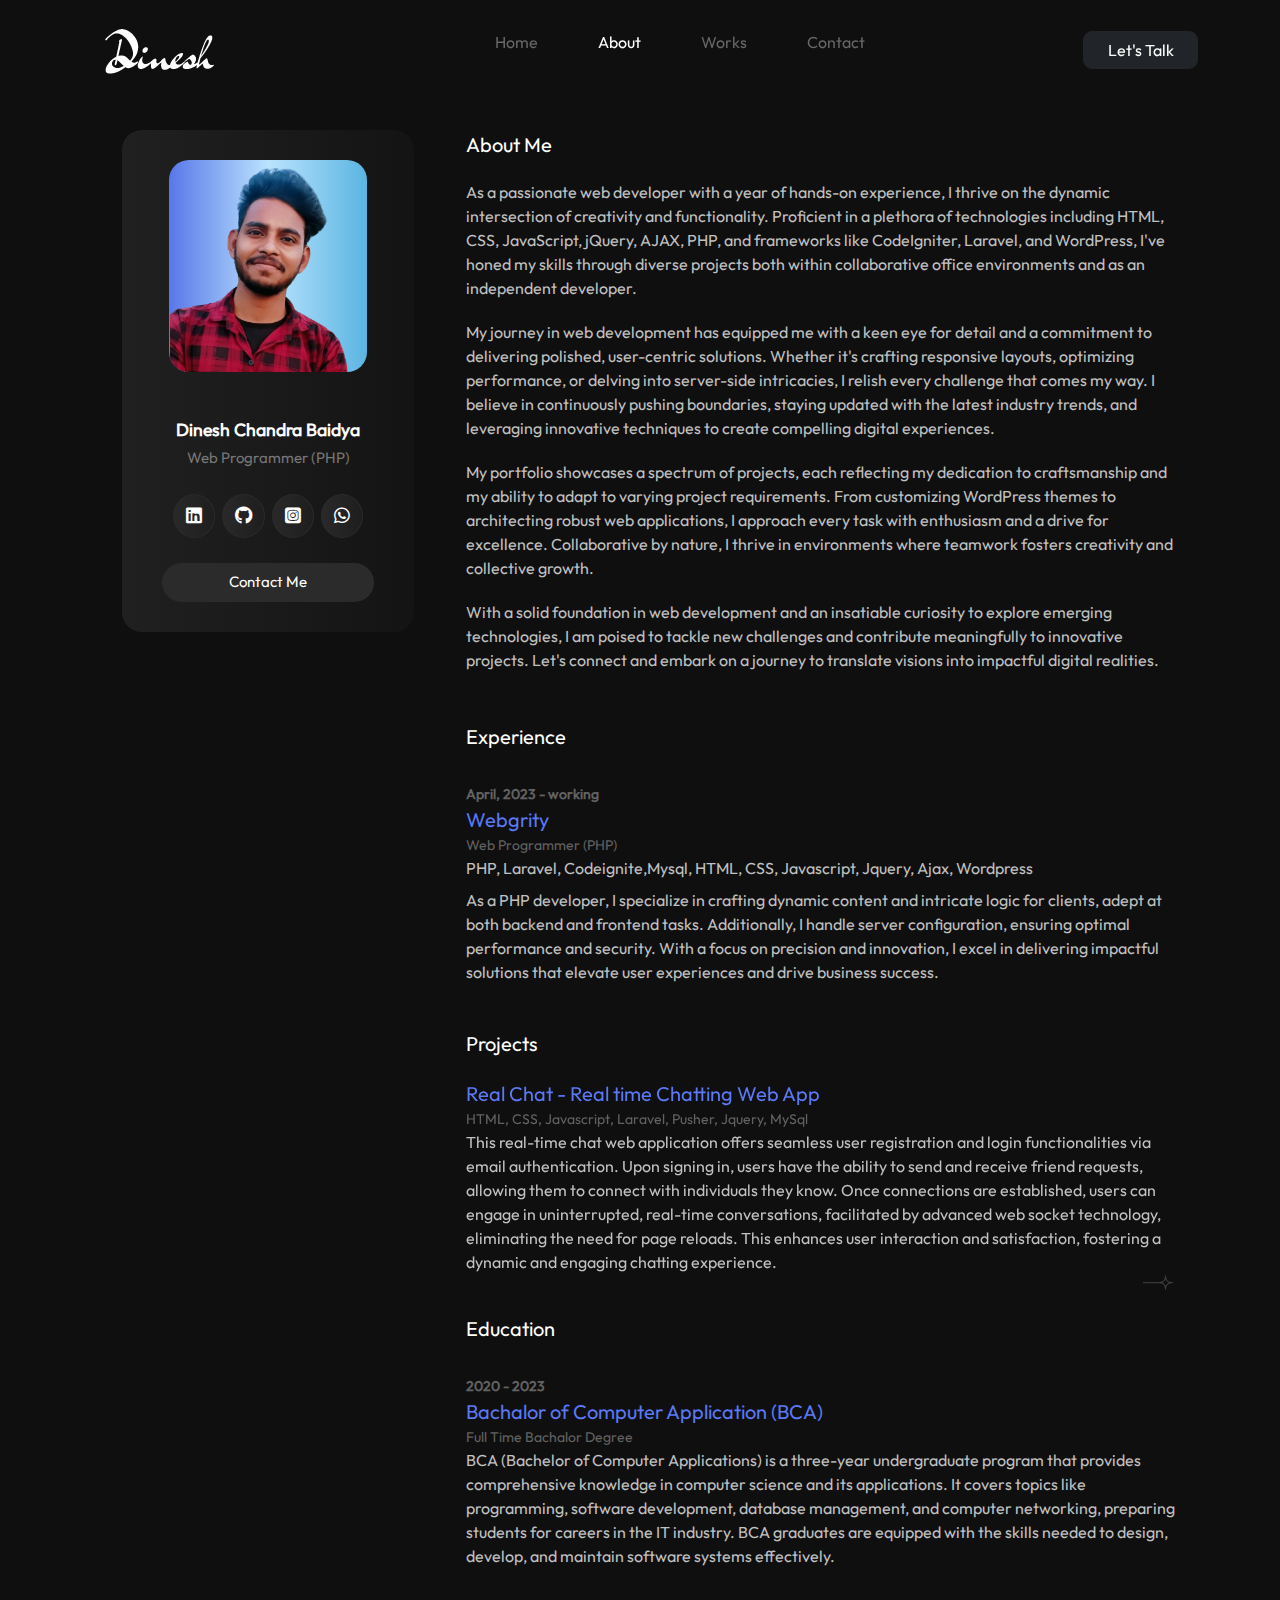
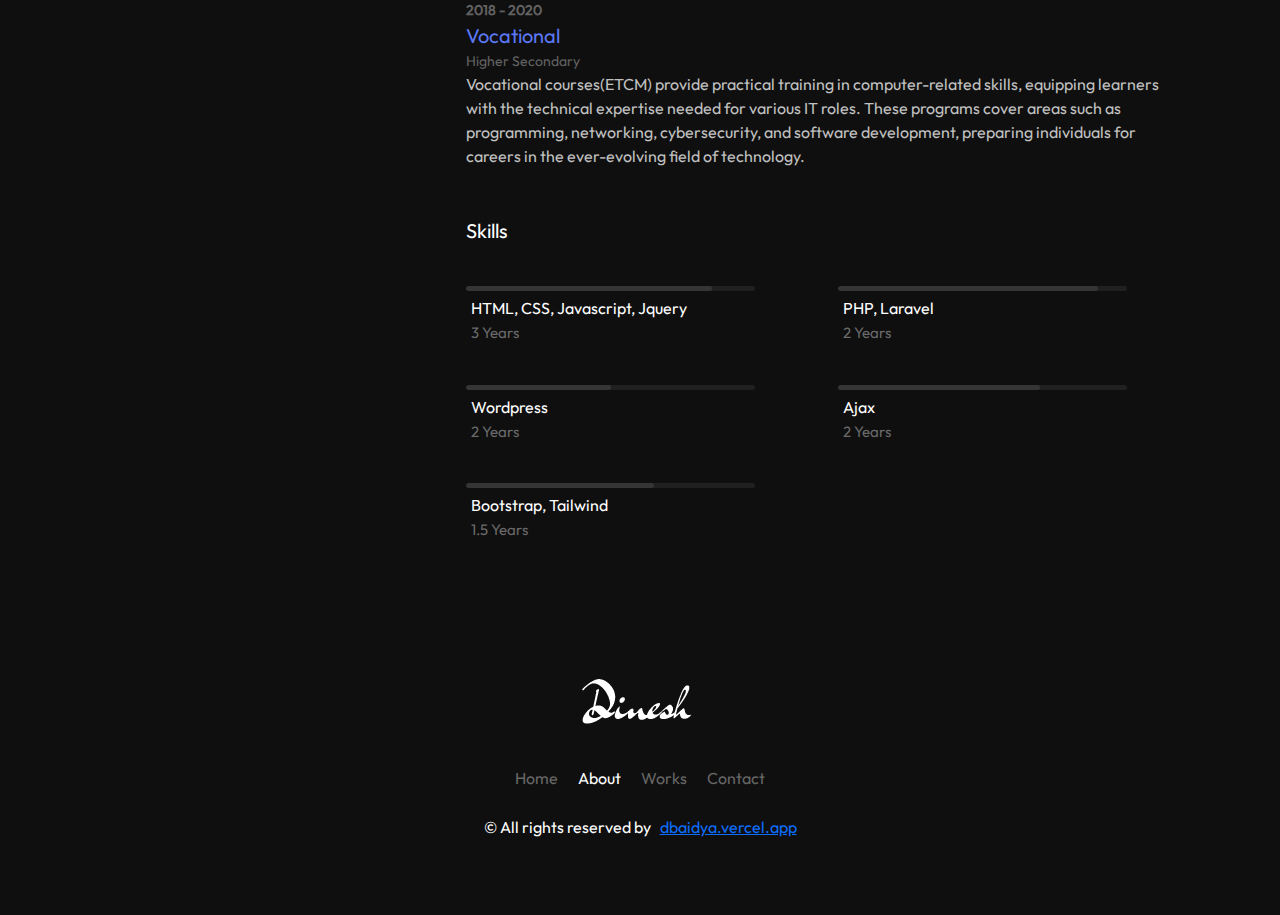
<file: credentials.html>
<!DOCTYPE html>
<html lang="en">

<head>
    <meta charset="UTF-8">
    <meta name="viewport" content="width=device-width, initial-scale=1.0">
    <title>Dinesh Chandra Baidya - Personal Portfolio</title>
    <link rel="shortcut icon" href="assets/images/icon.jpg" type="image/x-icon">
    <!-- bootstrap Css -->
    <link href="https://cdn.jsdelivr.net/npm/bootstrap@5.0.2/dist/css/bootstrap.min.css" rel="stylesheet">
    <!-- fontawesome -->
    <link rel="stylesheet" href="https://cdnjs.cloudflare.com/ajax/libs/font-awesome/6.5.1/css/all.min.css">
    <!-- Custom CSs -->
    <link rel="stylesheet" href="assets/styles/style.css">
    <!-- Jquery Cdn -->
    <script src="https://ajax.googleapis.com/ajax/libs/jquery/3.7.1/jquery.min.js"></script>


    <style>
        .indivisual-skills-div {
            padding: 20px;
            padding-left: 12px;
        }

        .indivisual-skills-div .full-box {
            width: 85%;
            background: #202020;
            height: 5px;
            border-radius: 10px;
            overflow: hidden;
        }

        .how-much-box {
            height: 100%;
            background: #353535;
            display: inherit;
            border-radius: 10px;
        }

        .techno-name p {
            margin: 0;
            margin-top: 5px;
            margin-left: 5px;
        }

        .techno-name span {
            display: inline-block;
            color: #6a6a6a;
            font-size: 15px;
            margin-left: 5px;
        }

        #project-head {
            margin-top: 45px;
        }

        .ind-pr-div {
            position: relative;
        }
    </style>
</head>

<body class="dark-body">

    <div class="preloader position-relative">
        <div class="position-absolute loading-div">
            <div class="loading-content">
                <div class="loading-spinner"></div>
                <p>Portfolio is Loading Please Wait... <br>
                    <span id="loadingPercentage">0%</span> Loaded
                </p>
            </div>
        </div>
    </div>
    <script src="assets/scripts/preloader.js"></script>

    <div class="container">

        <header>
            <div class="navlink-responsive">
                <ul>
                    <a href="index.html">
                        <li>Home</li>
                    </a>
                    <a href="about.html" class="active">
                        <li>About</li>
                    </a>
                    <a href="works.html">
                        <li>Works</li>
                    </a>
                    <a href="contact.html">
                        <li>Contact</li>
                    </a>
                    <a href="https://wa.me/8538086292?text=Hello%20Dinesh,%20I%20Have%20a%20work%20for%20you">
                        <li>
                            <button class="btn btn-dark lets-talk-btn-nav">Let's Talk</button>
                        </li>
                    </a>
                </ul>
            </div>
            <nav class="navbar">

                <div class="logo-div">
                    <img src="assets/images/svg/logo.svg" class="position-relative" alt="logo">
                </div>
                <div class="links-div">
                    <ul>
                        <a href="index.html">
                            <li>Home</li>
                        </a>
                        <a href="about.html" class="active">
                            <li>About</li>
                        </a>
                        <a href="works.html">
                            <li>Works</li>
                        </a>
                        <a href="contact.html">
                            <li>Contact</li>
                        </a>
                    </ul>
                </div>
                <div class="letstalk-div">
                    <a href="https://wa.me/8538086292?text=Hello%20Dinesh,%20I%20Have%20a%20work%20for%20you"><button class="btn btn-dark" id="lets-talk-btn">Let's Talk</button></a>
                    <!-- <button class="btn btn-dark"><img src="assets/images/loading.gif" class="laoding-img"></button> -->
                </div>
                <div class="responsive-three-dot-div">
                    <!-- <button class="btn" id="more-btn"><i class="fa-solid fa-bars white"></i></button> -->
                    <button class="morebtn" id="more-btn">
                        <span></span>
                        <span></span>
                        <span></span>
                    </button>
                </div>
            </nav>
        </header>

        <section id="body">
            <div class="container credentials" id="body-content">

                <div class="main-row row row-cred position-relative" id="main-row-credential">
                    <div class="col-4 left-main left-side-details">
                        <div class="inner-cred-div left">

                            <div class="img-div">
                                <img src="assets/images/me.png" alt="Me">
                            </div>

                            <div class="name-info">
                                <p class="common-name">Dinesh Chandra Baidya</p>
                                <p class="common-details">Web Programmer (PHP)</p>
                            </div>

                            <div class="social-links">
                                <div class="links">
                                    <a href="https://www.linkedin.com/in/dinesh-baidya-a15b18227/" target="_blank">
                                        <i class="fa-brands fa-linkedin"></i>
                                    </a>
                                </div>
                                <div class="links">
                                    <a href="https://github.com/dineshbaidya12" target="_blank">
                                        <i class="fa-brands fa-github"></i>
                                    </a>
                                </div>
                                <div class="links">
                                    <a href="https://www.instagram.com/rishi_rumination/" target="_blank">
                                        <i class="fa-brands fa-square-instagram"></i>
                                    </a>
                                </div>
                                <div class="links">
                                    <a href="https://wa.me/8538086292?text=Hello%20Dinesh,%20I%20Have%20a%20work%20for%20you"
                                        target="_blank">
                                        <i class="fa-brands fa-whatsapp"></i>
                                    </a>
                                </div>
                            </div>

                            <div class="contact-me">
                                <a href="contact.html">
                                    <button>Contact Me</button>
                                </a>
                            </div>

                        </div>
                    </div>
                    <div class="col-8 right-main right-side-details scrollable">
                        <div class="inner-cred-div right">

                            <div class="about-me-div">

                                <div class="common-heading-div">
                                    <p class="common-section-heading">About Me</p>
                                </div>

                                <div class="my-details-div">
                                    <p class="common-section-para">
                                        As a passionate web developer with a year of hands-on experience, I thrive on
                                        the dynamic intersection of creativity and functionality. Proficient in a
                                        plethora of technologies including HTML, CSS, JavaScript, jQuery, AJAX, PHP, and
                                        frameworks like CodeIgniter, Laravel, and WordPress, I've honed my skills
                                        through diverse projects both within collaborative office environments and as an
                                        independent developer.

                                    </p>
                                    <p class="common-section-para">
                                        My journey in web development has equipped me with a keen eye for detail and a
                                        commitment to delivering polished, user-centric solutions. Whether it's crafting
                                        responsive layouts, optimizing performance, or delving into server-side
                                        intricacies,
                                        I relish every challenge that comes my way. I believe in continuously pushing
                                        boundaries, staying updated with the latest industry trends, and leveraging
                                        innovative techniques to create compelling digital experiences.
                                    </p>
                                    <p class="common-section-para">
                                        My portfolio showcases a spectrum of projects, each reflecting my dedication to
                                        craftsmanship and my ability to adapt to varying project requirements. From
                                        customizing WordPress themes to architecting robust web applications, I approach
                                        every task with enthusiasm and a drive for excellence. Collaborative by nature,
                                        I
                                        thrive in environments where teamwork fosters creativity and collective growth.
                                    </p>
                                    <p class="common-section-para">
                                        With a solid foundation in web development and an insatiable curiosity to
                                        explore
                                        emerging technologies, I am poised to tackle new challenges and contribute
                                        meaningfully to innovative projects. Let's connect and embark on a journey to
                                        translate visions into impactful digital realities.
                                    </p>
                                </div>

                            </div>

                            <div class="exp-div">

                                <div class="common-heading-div">
                                    <p class="common-section-heading">Experience</p>
                                </div>

                                <div class="experiences">

                                    <div class="indivisual-exp-div">
                                        <p class="common-year">April, 2023 - working</p>
                                        <p class="common-highlight">Webgrity</p>
                                        <p class="common-com-name">Web Programmer (PHP)</p>
                                        <p class="common-section-para mb-2">PHP, Laravel, Codeignite,Mysql, HTML, CSS,
                                            Javascript, Jquery, Ajax, Wordpress</p>
                                        <p class="common-section-para">
                                            As a PHP developer, I specialize in crafting dynamic content and
                                            intricate logic for clients, adept at both backend and frontend tasks.
                                            Additionally, I handle server configuration, ensuring optimal performance
                                            and security. With a focus on precision and innovation, I excel in
                                            delivering impactful solutions that elevate user experiences and drive
                                            business success.
                                        </p>
                                    </div>

                                    <!-- <div class="indivisual-exp-div">
                                        <p class="common-year">2007 - 2017</p>
                                        <p class="common-highlight">Lorem ipsum dolor sit amet.</p>
                                        <p class="common-com-name">Lorem, ipsum.</p>
                                        <p class="common-section-para">Lorem ipsum dolor sit amet consectetur
                                            adipisicing elit. Officia voluptate ut soluta minima totam enim sit,
                                            adipisci nihil dolores minus sequi illo numquam non quibusdam impedit, error
                                            et obcaecati animi!
                                        </p>
                                    </div> -->

                                </div>
                            </div>

                            <div class="projects-div">

                                <div class="common-heading-div" id="project-head">
                                    <p class="common-section-heading">Projects</p>
                                </div>

                                <div class="indivisual-exp-div ind-pr-div">
                                    <a href="https://github.com/dineshbaidya12/chat-pusher" class="ab-go-svg"
                                        target="_blank">
                                    </a>
                                    <p class="common-highlight">Real Chat - Real time Chatting Web App</p>
                                    <p class="common-com-name">
                                        HTML, CSS, Javascript, Laravel, Pusher, Jquery, MySql
                                    </p>
                                    <p class="common-section-para">
                                        This real-time chat web application offers seamless user registration and login
                                        functionalities via email authentication. Upon signing in, users have the
                                        ability to send and receive friend requests, allowing them to connect with
                                        individuals they know. Once connections are established, users can engage in
                                        uninterrupted, real-time conversations, facilitated by advanced web socket
                                        technology, eliminating the need for page reloads. This enhances user
                                        interaction and satisfaction, fostering a dynamic and engaging chatting
                                        experience.
                                    </p>
                                </div>


                                <!-- <div class="indivisual-exp-div ind-pr-div">
                                    <a href="#goSomewhere3" class="ab-go-svg">
                                    </a>
                                    <p class="common-highlight">Real Chat - real-chat.vercel.app</p>
                                    <p class="common-com-name">Lorem, ipsum.</p>
                                    <p class="common-section-para">Lorem ipsum dolor sit amet consectetur
                                        adipisicing elit. Officia voluptate ut soluta minima totam enim sit,
                                        adipisci nihil dolores minus sequi illo numquam non quibusdam impedit, error
                                        et obcaecati animi!Lorem ipsum dolor sit amet
                                    </p>
                                </div> -->

                            </div>

                            <div class="edu-div">

                                <div class="common-heading-div">
                                    <p class="common-section-heading">Education</p>
                                </div>

                                <div class="experiences">

                                    <div class="indivisual-exp-div">
                                        <p class="common-year">2020 - 2023</p>
                                        <p class="common-highlight">Bachalor of Computer Application (BCA)</p>
                                        <p class="common-com-name">Full Time Bachalor Degree</p>
                                        <p class="common-section-para">
                                            BCA (Bachelor of Computer Applications) is a three-year undergraduate
                                            program that provides comprehensive knowledge in computer science and its
                                            applications. It covers topics like programming, software development,
                                            database management, and computer networking, preparing students for careers
                                            in the IT industry. BCA graduates are equipped with the skills needed to
                                            design, develop, and maintain software systems effectively.
                                        </p>
                                    </div>

                                    <div class="indivisual-exp-div">
                                        <p class="common-year">2018 - 2020</p>
                                        <p class="common-highlight">Vocational</p>
                                        <p class="common-com-name">Higher Secondary</p>
                                        <p class="common-section-para">
                                            Vocational courses(ETCM) provide practical training in computer-related
                                            skills, equipping learners with the technical expertise needed for various
                                            IT roles. These programs cover areas such as programming, networking,
                                            cybersecurity, and software development, preparing individuals for careers
                                            in the ever-evolving field of technology.
                                        </p>
                                    </div>

                                </div>
                            </div>



                            <div class="skills-div mt-5">
                                <div class="common-heading-div">
                                    <p class="common-section-heading">Skills</p>
                                </div>

                                <div class="row skills-parent">
                                    <div class="col-6 indivisual-skills-div">
                                        <div class="full-box">
                                            <span class="how-much-box" style="width:85%;"></span>
                                        </div>
                                        <div class="techno-name">
                                            <p>HTML, CSS, Javascript, Jquery</p>
                                            <span class="experience">3 Years</span>
                                        </div>
                                    </div>
                                    <div class="col-6 indivisual-skills-div">
                                        <div class="full-box">
                                            <span class="how-much-box" style="width: 90%;"></span>
                                        </div>
                                        <div class="techno-name">
                                            <p>PHP, Laravel</p><span class="experience">2 Years</span>
                                        </div>
                                    </div>
                                    <div class="col-6 indivisual-skills-div">
                                        <div class="full-box">
                                            <span class="how-much-box" style="width: 50%;"></span>
                                        </div>
                                        <div class="techno-name">
                                            <p>Wordpress</p><span class="experience">2 Years</span>
                                        </div>
                                    </div>
                                    <div class="col-6 indivisual-skills-div">
                                        <div class="full-box">
                                            <span class="how-much-box" style="width: 70%;"></span>
                                        </div>
                                        <div class="techno-name">
                                            <p>Ajax</p><span class="experience">2 Years</span>
                                        </div>
                                    </div>
                                    <div class="col-6 indivisual-skills-div">
                                        <div class="full-box">
                                            <span class="how-much-box" style="width: 65%;"></span>
                                        </div>
                                        <div class="techno-name">
                                            <p>Bootstrap, Tailwind</p><span class="experience">1.5 Years</span>
                                        </div>
                                    </div>
                                </div>
                            </div>


                        </div>
                    </div>
                </div>




                <div class="row mt-3"></div>
            </div>
        </section>

        <footer>
            <div class="container">
                <div class="row d-flex flex-wrap justify-content-center">
                    <div class="col-12 footer-div">
                        <div class="inner-div">
                            <img src="assets/images/svg/logo.svg" alt="Logo" class="logo">
                        </div>
                    </div>
                    <div class="col-12 footer-div">
                        <div class="inner-div">
                            <ul class="footer-list">
                                <a href="index.html">
                                    <li>Home</li>
                                </a>
                                <a href="about.html" class="active">
                                    <li>About</li>
                                </a>
                                <a href="works.html">
                                    <li>Works</li>
                                </a>
                                <a href="contact.html">
                                    <li>Contact</li>
                                </a>
                            </ul>
                        </div>
                    </div>
                    <div class="col-12 footer-div">
                        <div class="inner-div">
                            <p style="text-align: center;"> &copy; All rights reserved by &nbsp; <a
                                    href="https://dbaidya.vercel.app">dbaidya.vercel.app</a></p>
                        </div>
                    </div>
                </div>
            </div>
        </footer>



    </div>

    <!-- bootstrap Js -->
    <script src="https://cdn.jsdelivr.net/npm/bootstrap@5.0.2/dist/js/bootstrap.bundle.min.js"></script>
    <!-- custom script -->
    <script src="assets/scripts/scripts.js"></script>

</body>

</html>
</file>
<file: assets/styles/style.css>
@font-face {
    font-family: 'outfit';
    src: url('../fonts/outfit.ttf') format('woff2');
    font-weight: normal;
    font-style: normal;
}

.dark-body {
    scrollbar-width: none;
}

.dark-body::-webkit-scrollbar {
    width: 8px;
}

.dark-body::-webkit-scrollbar-thumb {
    background-color: #333;
}

/* Mozilla Firefox */
body {
    overflow-y: auto;
    /* overflow-y: hidden; */
    overflow-x: hidden;
    scrollbar-width: thin;
    scrollbar-color: #394053 #4f5055;
}

.dark-body::-moz-scrollbar-thumb {
    background-color: #333;
}

* {
    margin: 0px;
    padding: 0px;
    font-family: 'outfit', 'sans-serif';
    user-select: none;
}

.preloader {
    position: fixed !important;
    top: 0;
    left: 0;
    width: 100%;
    background: #0f0f0f;
    z-index: 999;
    height: 100vh;
    overflow: hidden;
}

.loading-div {
    width: 100%;
    height: 100%;
    display: flex;
    align-items: center;
    justify-content: center;
}

.loading-spinner {
    border: 4px solid rgba(0, 0, 0, 0.1);
    border-top: 4px solid #353535;
    border-radius: 50%;
    width: 50px;
    height: 50px;
    animation: spin 1s linear infinite;
    margin-bottom: 10px;
}

.loading-content {
    display: flex;
    flex-direction: column;
    justify-content: center;
    align-items: center;
    text-align: center;
}

@keyframes spin {
    0% {
        transform: rotate(0deg);
    }

    100% {
        transform: rotate(360deg);
    }
}

.dark-body {
    background: #0f0f0f;
    color: white;
    overflow-x: hidden;
    max-width: 100vw;
}

.scrollable::-webkit-scrollbar {
    width: 8px;
}

.scrollable::-webkit-scrollbar-thumb {
    background-color: #333;
}

/* Mozilla Firefox */
.scrollable {
    scrollbar-width: thin;
    scrollbar-color: #333 transparent;
}

.navbar {
    height: 80px;
    width: 100%;
    font-family: 'outfit', 'sans-serif';
    /* background: grey; */
    z-index: 100;
}

.navbar .links-div ul {
    display: flex;
    flex-direction: row;
    gap: 40px;
    color: white;
    list-style: none;
}

.navbar .links-div ul a {
    text-decoration: none;
    color: #676767;
    padding: 5px 10px;
    transition: all .3s ease-in;
}

.navbar .links-div ul a.active {
    color: white;
}

.navbar .links-div ul a:hover {
    color: white;
}

.navbar .letstalk-div button,
.lets-talk-btn-nav {
    border-radius: 9px;
    padding: 6px 22px;
    height: 38px;
    width: 115px;
    transition: all .3s ease-in;
}

.laoding-img {
    height: 72%;
    width: 75%;
    object-fit: contain;
    margin: auto;
    margin-top: auto;
    margin-top: -2px;
}

.responsive-three-dot-div {
    display: none;
}

.white {
    color: white;
}

.navlink-responsive {
    width: 100%;
    z-index: 99;
    position: fixed;
    height: auto;
    background: #0f0f0f;
    /* display: none; */
    top: 0;
    left: 0;
    transition: all .3s cubic-bezier(.9, .03, .69, .22);
    transform: translateY(-100%);
    opacity: 0;
}

.navlink-responsive.show {
    opacity: 100%;
    transform: translateY(0%);
    padding-top: 50px;
}


.navlink-responsive ul {
    list-style: none;
    width: 100%;
    padding: 0px;
    margin: 0px;
    display: block;
    padding: 20px 0px;
}

.navlink-responsive ul li {
    width: 100%;
    display: flex;
    align-items: center;
    justify-content: center;
    padding: 10px 0px;
}

.navlink-responsive ul a {
    text-decoration: none;
    color: #676767;
}

.navlink-responsive ul a:hover,
.navlink-responsive ul a.active {
    color: white;
}

#more-btn {
    display: flex;
    flex-direction: column;
    gap: 5px;
    position: relative;
    z-index: 15;
    background: #0f0f0f;
    border: 0;
    /* padding: 20px; */
}

#more-btn span {
    background: white;
    width: 20px;
    height: 1px;
    transition: all .3s ease-in;
}

.logo-div img {
    z-index: 15;
}


#more-btn span:nth-child(1) {
    transform-origin: top left;
}

#more-btn span:nth-child(2) {
    top: 50%;
    transform: translateY(-50%);
}

#more-btn span:nth-child(3) {
    bottom: 0;
    transform-origin: bottom left;
}

#more-btn.active span:nth-child(1) {
    transform: rotate(35deg);
}

#more-btn.active span:nth-child(2) {
    transform: scaleX(0);
}

#more-btn.active span:nth-child(3) {
    transform: rotate(-35deg);
}

.introduction-div {
    display: flex;
    flex-direction: column;
    align-content: center;
    justify-content: center;
}

.introduction-div p {
    margin: 0px;
}

.introduction-div #my-role {
    color: #8b8b8b;
}

.default-font-style {
    margin: 0px;
    color: #8b8b8b;
    font-size: .78rem;
}

.default-font-style2 {
    margin: 0px !important;
    font-size: 23px;
    line-height: 1.1;
    margin-top: 4px;
    margin-bottom: 4px;
    color: white;
}

.introduction-div #full_name {
    font-size: 30px;
    line-height: 1.1;
    margin-top: 4px;
    margin-bottom: 4px;
}

.introduction-div #short_desc {
    color: #8b8b8b;
    max-height: 97px;
    overflow-y: hidden;
    overflow-x: hidden;
}

.intro-div {
    width: 100%;
    height: auto;
    min-height: 50px;
    background: linear-gradient(to right, #202020, #141414);
    border: 1px solid #1e1e1e;
    /* background: #171717; */
    border-radius: 50px;
    padding: 50px;
}

.intro-div .inner-introdiv {
    width: 100%;
}

.intro-div .inner-introdiv .profile-picture-div.profile-parent {
    display: flex;
    background: transparent;
}

.intro-div .inner-introdiv .profile-picture-div {
    height: 190px;
    background: linear-gradient(to right, #5877e9, #bbe3fe, #5ab5e2);
    display: inline-block;
    vertical-align: top;
    border-radius: 50px 0px 50px 0px;
    position: relative;
    overflow: hidden;
    padding: 0px;
}


.my-img {
    height: 100%;
    width: 100%;
    object-fit: cover;
}

.projects-links-div {
    padding-top: 20px;
    padding-bottom: 20px;
    background: linear-gradient(to right, #202020, #141414);
    border-radius: 50px;
    overflow: hidden;
}

.projects-links-div p {
    margin: 0px;
    animation: marquee 12s linear infinite;
}



.go-svg {
    position: absolute;
    right: 25px;
    bottom: 24px;
    opacity: .5;
    transition: all .2s ease-in;
    width: 100%;
    height: 100%;
    top: 0;
    left: 0;
    z-index: 98;
}

.go-svg::after {
    content: "";
    background: url('../images/light.png');
    background-repeat: repeat;
    position: absolute;
    right: 16px;
    bottom: 20px;
    height: 45px;
    width: 52px;
    background-repeat: no-repeat;
}

.go-svg:hover {
    opacity: 1;
}


.ab-go-svg {
    position: absolute;
    right: 25px;
    bottom: 24px;
    opacity: .5;
    transition: all .2s ease-in;
    width: 100%;
    height: 100%;
    top: 0;
    left: 0;
    z-index: 98;
}

.ab-go-svg::after {
    content: "";
    background: url('../images/go-1.png');
    position: absolute;
    right: -20px;
    bottom: -20px;
    height: 19px;
    width: 63px;
    background-repeat: no-repeat;
}

.ab-go-svg:hover {
    opacity: 1;
}

.intro-div::after {
    content: "";
    background: url('../images/icon2.png');
    background-repeat: repeat;
    position: absolute;
    right: 28px;
    top: 2px;
    height: 76px;
    width: 37px;
    background-repeat: no-repeat;
}

.rail-div {
    white-space: nowrap;
    width: 90%;
    margin: auto;
    overflow: hidden;
    position: relative;
    height: 24px;
}


.marquee span {
    display: inline-block;
    animation: marquee 8s linear infinite;
}

.marquee {
    display: inline-block;
}

@keyframes marquee {
    0% {
        transform: translateX(0%);
    }

    100% {
        transform: translateX(-100%);
    }
}

.marquee a {
    text-decoration: none;
    color: #8b8b8b;
    margin-right: 20px;
}

.marquee a:hover {
    color: white;
}

.another-two-div {
    width: 100%;
    min-height: 215px;
    height: auto;
    /* background: #171717; */
    /* border-radius: 50px; */
    margin-top: 10px;
    display: flex;
    flex-direction: column;
}

.inner-credential .inner-content .credentials-details {
    /* margin-top: 25px; */
    position: absolute;
    bottom: 24px;
    left: 43px;
}

.inner-credential .inner-content .image-div .signature {
    height: 100%;
    width: 100%;
    object-fit: fill;
    margin: auto;
    margin-top: 10px;
}

.inner-credential .inner-content {
    width: 100%;
}

.inner-credential .inner-content,
.inner-credential .inner-content .image-div {
    width: 100%;
    height: 80%;
    overflow: hidden;
}



.inner-credential {
    background: linear-gradient(to right, #202020, #141414);
    border-radius: 20px;
    padding-left: 25px;
    padding-right: 25px;
    min-height: 218px;
}


.second-row .second-row-div .inner-second-row-div {
    background: rgb(49, 49, 49);
}

.second-row {
    margin-top: 10px;
    display: flex;
}

.second-row-div:nth-child(1) {
    order: 1;
}

.second-row-div:nth-child(2) {
    order: 2;
}

.second-row-div:nth-child(3) {
    order: 3;
}

.second-row .second-row-div .inner-second-row-div {
    position: relative;
    width: 100%;
    height: 250px;
    max-height: 250px;
    background: linear-gradient(to right, #202020, #141414);
    border-radius: 20px;
}

.third-row {
    margin-top: 10px;
}

.third-row .third-row-inner-div .inner-row-content {
    background: linear-gradient(to right, #202020, #141414);
    border-radius: 20px;
    height: 230px;
    position: relative;
}

footer .container .row .footer-div .inner-div {
    width: auto;
    display: flex;
    align-items: center;
    justify-content: center;
}

footer .container .row .footer-div {
    /* background: grey; */
    /* min-height: 20px; */
    margin-top: 20px;
}

footer .container .row {
    padding-top: 60px;
    padding-bottom: 60px;
}

.footer-list {
    display: flex;
    flex-wrap: wrap;
    list-style: none;
    flex-direction: row;
    padding-top: 10px;
    margin-bottom: 0px;
    justify-content: center;
    align-items: center;
    padding: 0px;
}

.footer-list a {
    padding: 5px 10px;
    text-decoration: none;
    color: #676767;
}

.footer-list a:hover,
.footer-list a.active {
    color: white;
}

.second-row .image-div {
    height: 158px;
}

.profiles .inner-profile i {
    font-size: 34px;
    gap: 20px;
    background: linear-gradient(to right, #292929, #1e1e1e);
    padding: 20px;
    border-radius: 50%;
    border: 1px solid #2b2b2b;
    position: relative;
    z-index: 99;
    transition: all .4s ease-in;
    color: white;
}

.profiles .inner-profile i:hover {
    background: white;
    color: black;
}

.profiles .inner-profile {
    width: 100%;
    margin: auto;
    display: flex;
    gap: 22px;
    flex-wrap: wrap;
    justify-content: center;
    align-items: center;
    background: linear-gradient(to right, #212121, #151515);
    padding: 15px;
    border-radius: 20px;
    border: 1px solid #292929;
    max-height: 108px;
    overflow: auto;
    position: relative;
    z-index: 99;
}

.services-parent {
    overflow: auto;
}

.services-div .services {
    display: flex;
    flex-direction: column;
    justify-content: center;
    align-items: center;
}

.services-div .services i {
    font-size: 28px;
}

.services-div .services span {
    font-size: 15px;
}

.services-parent {
    justify-content: center;
    align-items: center;
    gap: 20px;
    max-height: 158px;
    padding-top: 50px;
    position: relative;
    z-index: 99;
}

.services-div {
    display: flex;
    flex-wrap: wrap;
    width: auto;
    gap: 50px;
    justify-content: center;
}

.services {
    cursor: pointer;
}

.work-together-div .inner-row-content:after {
    content: "";
    background: url('../images/icon2.png');
    background-repeat: no-repeat;
    height: 81px;
    width: 38px;
    position: absolute;
    left: 34px;
    top: 0px;
}

.work-together-div .inner-row-content .inner-div {
    padding-top: 103px;
    padding-left: 29px;
    line-height: 44px;
}

.work-together-div .inner-row-content .inner-div p {
    font-size: 34px;
    font-weight: bold;
}

.work-together-div .inner-row-content .inner-div p span {
    color: #5b78f6;
}

.experience-div {
    display: flex;
    justify-content: center;
    align-items: center;
}

.experience-div .row {
    height: 80%;
    display: flex;
    align-items: center;
    justify-content: center;
    width: 90%;
}

.experience-div .row .inner-exp {
    height: 100%;
}

.experience-div .row .inner-exp .inner-content {
    background: linear-gradient(to right, #242424, #1e1e1e);
    cursor: pointer;
    border-radius: 20px;
    width: 100%;
    height: 100%;
    display: flex;
    flex-direction: column;
    justify-content: center;
    align-items: center;
}

.experience-div .row .inner-exp .inner-content:hover {
    background: #1e1e1e;
}

.experience-div .row .inner-exp .inner-content span:nth-child(1) {
    font-size: 35px;
    font-weight: bold;
    color: white;
    text-align: center;
}

.experience-div .row .inner-exp .inner-content span:nth-child(2) {
    font-size: 14px;
    text-align: center;
    color: #5e5e5e;
    height: 20px;
}

#body-content {
    padding-top: 50px;
}


.about-first-row {
    width: 100%;
    height: auto;
    margin-bottom: 10px;
    /* background: grey; */
}


.about-first-row .right-img-div {
    height: 100%;
    width: 100%;
    background: linear-gradient(to right, #242424, #1e1e1e);
    border-radius: 20px;
    padding: 20px;
}

.about-first-row .right-img-div .image-container {
    height: 100%;
    width: 100%;
    border-radius: 20px;
    background: linear-gradient(to right, #5877e9, #bbe3fe, #5ab5e2);
}


.about-first-row .right-img-div .image-container img {
    height: 100%;
    width: 100%;
    object-fit: cover;
}

.about-first-row .row .col-4 {
    height: 360px;
    width: 370px;
}

.about-first-row .summery-container {
    display: flex;
    flex-direction: column;
}

.about-first-row .summery-container .summery-heading p {
    font-family: 'Inter', sans-serif;
    font-weight: bold;
    font-size: 60px;
}

.about-first-row .summery-container .summery-heading {
    text-align: center;
    position: relative;
    display: flex;
    justify-content: center;
    align-items: center;
}

.about-first-row .summery-container .summery-heading img {
    height: 50px;
    width: 50px;
    object-fit: cover;
}

.about-first-row .summery-container .summery-heading p {
    margin: 0px 20px;
}

.summery-container .summery .summery-inner {
    height: 270px;
    width: 100%;
    border-radius: 20px;
    background: linear-gradient(to right, #242424, #1e1e1e);
}

.summery-container .summery .summery-inner::before {
    content: "";
    background: url('../images/icon2.png');
    background-repeat: no-repeat;
    height: 100px;
    width: 100px;
    left: 50px;
    top: 0px;
    position: absolute;
}

.summery-container .summery .summery-inner .summery-para p {
    color: #d1d1d1;
}

.summery-container .summery .summery-inner .summery-para h2 {
    font-size: 45px;
    font-weight: bold;
}

.summery-container .summery .summery-inner .summery-para {
    padding: 110px 40px 0px 40px;
}

.about-first-row .col-8 {
    width: 71.4518994%;
}

.about-sec-row .sec-row .inner-div p {
    margin: 0;
    color: #dadada;
}

.about-sec-row .sec-row .inner-div .inner-inner-div {
    height: 205px;
    overflow: auto;
}

.about-sec-row .sec-row .inner-div {
    background: linear-gradient(to right, #242424, #1e1e1e);
    border-radius: 25px;
    padding: 20px 25px;
    height: 242px;
    position: relative;
}

.about-sec-row .sec-row .inner-div .common-head {
    font-size: 20px;
    margin-bottom: 10px;
}

.about-sec-row .sec-row .inner-div .common-year {
    color: #626262;
    padding-top: 12px;
    font-size: 14px;
}

.about-sec-row .sec-row .inner-div .common-name {
    font-size: 18px;
    margin-top: -7px;
}

.about-sec-row .sec-row .inner-div .common-designation {
    font-size: 14px;
    color: #626262;
    margin-top: -4px;
}

.about-sec-row .sec-row .inner-div::after {
    content: "";
    position: absolute;
    height: 79px;
    width: 37px;
    top: 0;
    right: 35px;
    background: url('../images/icon2.png');
    background-repeat: repeat;
    background-repeat: no-repeat;
}


.about-third-row .third-row .profile-div {
    order: 0;
}

.about-third-row .third-row .lets-work-together {
    order: 1;
}

.about-third-row .third-row .credentials {
    order: 2;
}

.about-third-row .inside-third-row .inner-div {
    background: linear-gradient(to right, #202020, #141414);
    height: 220px;
    overflow: hidden;
    padding: 20px;
    border-radius: 20px;
    position: relative;
}

.lets-work-together .inner-div:after {
    content: "";
    background: url('../images/icon2.png');
    background-repeat: no-repeat;
    height: 81px;
    width: 38px;
    position: absolute;
    left: 34px;
    top: 0px;
}

.lets-work-together .inner-div p {
    padding-top: 81px;
    padding-left: 15px;
    line-height: 44px;
}

.lets-work-together .inner-div p {
    font-size: 34px;
    font-weight: bold;
}

.lets-work-together .inner-div p span {
    color: #5b78f6;
}

.profile-div .credentials-details {
    padding-top: 30px;
}

.row-cred .col-4 {
    padding-left: 40px;
    padding-right: 40px;
}

.row-cred .left-side-details .inner-cred-div {
    background: linear-gradient(to right, #202020, #141414);
}

.row-cred .inner-cred-div {
    /* height: 600px; */
    height: fit-content;
    border-radius: 20px;
}

.row-cred .right-side-details {
    overflow: auto;
}

.row-cred .left {
    padding: 30px 40px;
}

.row-cred .left .img-div img {
    height: 100%;
    width: 100%;
    object-fit: cover;
}

.row-cred .left .img-div {
    height: 280px;
    width: 93%;
    display: block;
    margin: auto;
    background: linear-gradient(to right, #5877e9, #bbe3fe, #5ab5e2);
    border-radius: 20px;
    overflow: hidden;
}

.row-cred .left .name-info {
    display: block;
    margin: auto;
    width: 100%;
    text-align: center;
    margin-top: 50px;
}

.row-cred .left .name-info p {
    margin: 0px;
}


.row-cred .left .name-info .common-name {
    font-size: 1.4rem;
    font-weight: bold;
}

.row-cred .left .name-info .common-details {
    color: #777;
    font-size: 15px;
    padding: 4px;
}

.row-cred .left .social-links {
    width: 100%;
    display: flex;
    flex-wrap: wrap;
    gap: 20px;
    justify-content: center;
    margin-top: 20px;
}

.row-cred .left .social-links a {
    text-decoration: none;
    color: white;
}

.row-cred .left .social-links .links i:hover {

    background: white;
    color: black;
}

.row-cred .left .social-links .links i {
    font-size: 18px;
    gap: 20px;
    background: linear-gradient(to right, #292929, #1e1e1e);
    padding: 12px;
    border-radius: 50%;
    border: 1px solid #2b2b2b;
    position: relative;
    z-index: 99;
    transition: all .4s ease-in;
    color: white;
}

.row-cred .left .contact-me {
    margin-top: 25px;
    width: 100%;
}


.row-cred .left .contact-me button {
    width: 100%;
    height: 39px;
    text-align: center;
    background: #2b2b2b;
    color: white;
    font-size: 15px;
    border: 0px;
    border-radius: 20px;
    transition: .4s ease-in;
}

.row-cred .left .contact-me button:hover {
    background: #222222;
}

.right-side-details {
    box-sizing: border-box;
}

.right-side-details .right .common-heading-div {
    width: 100%;
    height: 50px;
    color: white;
}

.right-side-details .right .common-section-heading {
    margin: 0;
    font-size: 20px;
    color: white;
}

.right-side-details .right .common-section-para {
    margin-bottom: 20px;
    color: #c1c1c1;
}

.right-side-details .right .my-details-div {
    margin-bottom: 50px;
}

.right-side-details .right .indivisual-exp-div {
    margin-bottom: 20px;
    width: 100%;
    /* background: rgb(39, 39, 39); */
}

.right-side-details .right .indivisual-exp-div .common-year {
    color: #626262;
    padding-top: 12px;
    font-size: 14px;
    font-weight: bold;
    margin: 0px;
}

.right-side-details .right .indivisual-exp-div .common-highlight {
    font-size: 20px;
    color: #5b78f6;
    margin: 0px;
}


.right-side-details .right .indivisual-exp-div .common-com-name {
    font-size: 14px;
    color: #626262;
    margin-top: -4px;
    margin: 0px;
}

.right-side-details .right .edu-div {
    margin-top: 40px;
}

.active-scrolltrigger {
    position: fixed;
    top: 50px;
}

.right {
    overflow: hidden;
}

.works-heading {
    display: flex;
    justify-content: center;
    align-items: center;
}

.works-heading img {
    vertical-align: sub;
    height: 50px;
    width: 50px;
}

.works-heading p {
    display: inline-block;
    font-size: 60px;
    font-weight: bold;
    font-family: 'Inter', sans-serif;
}

.indivisual-project {
    padding: 10px;
}

.works-body .col-8,
.works-body .col-4 {
    padding: 0px;
}

.indivisual-project .contents {
    width: 100%;
    background: linear-gradient(to right, #202020, #141414);
    margin: auto;
    border-radius: 20px;
    padding: 25px;
    padding-right: 25px;
}

.indivisual-project .contents .project-img {
    display: block;
    width: 100%;
    border-radius: 20px;
    overflow: hidden;
}

.indivisual-project .contents .project-img img {
    width: 100%;
    height: 100%;
    object-fit: cover;
    display: block;
    margin: auto;
    z-index: 97;
}

.works-details {
    margin-top: 20px;
}

.col-8 .indivisual-project {
    width: 49%;
    display: inline-block;
    vertical-align: top;
}

.indivisual-project .project-img img:hover {
    transform: scale(1.1);
}

.indivisual-project .project-img img {
    position: relative;
    z-index: 99;
    cursor: pointer;
    transition: all .5s ease-in;
}

.img {
    max-width: 100%;
    height: auto;
    vertical-align: middle;
    display: inline-block;
}

.project-big-screen-wrapper .inner-div {
    background: linear-gradient(to right, #202020, #141414);
    border-radius: 20px;
    height: 90%;
    width: 90%;
}

.project-big-screen-wrapper {
    top: 0;
    left: 0;
    height: 100vh;
    width: 100%;
    background-color: #0f0f0f;
    z-index: 101;
    position: sticky;
    display: flex;
    align-content: center;
    justify-content: center;
    align-items: center;
    transition: .5s ease-in;
    display: none;
    opacity: 0;
}

.close-div img {
    height: 100%;
    width: 100%;
    object-fit: cover;
}

.close-div {
    position: absolute;
    height: 50px;
    width: 50px;
    z-index: 102;
    right: -50px;
    top: -30px;
    margin-left: auto;
    cursor: pointer;
    transition: .5s ease-in;
    opacity: 0;
    display: none;
    padding: 15px;
    transition: .2s ease-in;
}

.close-div:hover {
    opacity: 1 !important;
    /* transform: scale(1.1); */
}

.ind-projects {
    cursor: pointer;
}

.arrow {
    position: absolute;
    z-index: 102;
    height: 35px;
    right: 0;
    top: 16px;
    width: 35px;
    margin-left: auto;
    cursor: pointer;
    transition: .5s ease-in;
    opacity: 1;
    display: none;
    background: linear-gradient(to right, #202020, #141414);
    border-radius: 50%;
    top: 50vh;
    padding: 5px;
    padding-top: 4px;
    transition: .1s ease-in;
}

.arrow:hover {
    transform: scale(1.2);
}

.left-div {
    margin: 0;
    left: -50px;
}

.right-div {
    right: -50px;
}

.arrow img {
    height: 100%;
    width: 100%;
    object-fit: cover;
}

.works-body .default-font-style2 {
    width: 84%;
}

.owl-carousel.owl-drag .owl-item {
    display: flex !important;
    align-items: center;
    justify-content: center;
    height: 300px;
}

.owl-carousel .owl-dots.disabled {
    display: block !important;
}

.owl-wrapper-static {
    width: 95%;
    margin: auto;
}

.scrollable-inner {
    overflow: auto;
    height: calc(100% - 55px);
    margin-top: 20px;
}

.item {
    width: fit-content;
    height: 100px;
    max-width: 1000px;
    max-height: 300px;
    height: fit-content;
    border-radius: 20px;
    overflow: hidden;
}

.item img {
    border-radius: 20px;
    height: fit-content;
    max-height: 300px;
    cursor: pointer;
}

.project-big-screen-wrapper .heading-div {
    margin-bottom: 10px;
}

.project-big-screen-wrapper .heading-div .common-head {
    margin: 0;
    font-size: 27px;
    font-weight: bold;
    text-align: center;
}

.project-big-screen-wrapper .inner-head-img-div {
    height: 300px;
    width: 100%;
    display: flex;
    align-items: center;
    justify-content: center;
    margin: 10px 0px;
}

.project-big-screen-wrapper .inner-head-img-div img {
    height: auto;
    max-height: 100%;
    width: auto;
    max-width: 100%;
    object-fit: cover;
    border-radius: 20px;
}

.scrollable-inner .content-div {
    padding-left: 20px;
    padding-right: 20px;
}

#des {
    font-size: 24px;
    font-weight: bold;
    font-family: 'Inter', sans-serif;
    margin-bottom: 8px;
}

#project-link {
    padding-bottom: 5px;
    display: block;
}

#used-tech {
    font-size: 18px;
    font-weight: bold;
    font-family: 'Inter', sans-serif;
    margin-bottom: 2px;
}

.content-div #project-description {
    color: #d1d1d1;
}

.contact-body .common-head {
    font-size: 16px;
    margin-bottom: 10px;
}

.contact-body .left .inner-wrapper .indivisual-contacts {
    padding: 20px 0px;
    min-height: 118px;
}

.contact-body .left .inner-wrapper .indivisual-contacts .inner-icon:hover,
.contact-body .left .social-info .ind-social-info:hover {
    background: linear-gradient(to right, #1e1e1e, #292929);
}

.contact-body .left .inner-wrapper .indivisual-contacts .inner-icon {
    padding: 20px;
    height: 100%;
    width: 100%;
    background: linear-gradient(120deg, hsla(0, 0%, 100%, .12), hsla(0, 0%, 100%, .01));
    max-width: 75px;
    border-radius: 15px;
    margin: auto;
    display: flex;
    justify-content: center;
    align-items: center;
    cursor: pointer;
    max-height: 70px;
}

.contact-body .left .inner-wrapper .indivisual-contacts .col-3 {
    display: flex;
    align-items: center;
    justify-content: center;
}

.contact-body .left .inner-wrapper .indivisual-contacts .inner-icon i {
    font-size: 30px;
}

.contact-body .left .inner-wrapper .indivisual-contacts .col-9 {
    padding-bottom: 8px;
    display: flex;
    flex-direction: column;
    justify-content: center;
}

.contact-body .left .inner-wrapper .indivisual-contacts .details-div .small-head {
    margin: 0px;
    color: #8b8b8b;
    font-size: 15px;
}

.contact-body .left .inner-wrapper .indivisual-contacts .details-div .info.location {
    max-width: 200px;
}

.contact-body .left .inner-wrapper .indivisual-contacts .details-div .info {
    color: #cfcfcf;
    font-size: 16px;
    margin-bottom: 0px;
}

.contact-body .left .social-info {
    width: 100%;
    height: auto;
    display: flex;
    flex-wrap: wrap;
    gap: 12px;
    justify-content: space-evenly;
    align-items: center;
    max-width: 315px;
}

.contact-body .left .social-info a {
    text-decoration: none;
    color: white;
}

.contact-body .left .social-info .ind-social-info {
    height: 70px;
    font-size: 24px;
    width: 70px;
    display: flex;
    align-items: center;
    justify-content: center;
    background: linear-gradient(120deg, hsla(0, 0%, 100%, .12), hsla(0, 0%, 100%, .01));
    border-radius: 50%;
    cursor: pointer;
}

.contact-body .right .main-content::after {
    content: '';
    background: url('../images/icon2.png');
    background-repeat: no-repeat;
    position: absolute;
    right: 50px;
    top: 0;
    height: 82px;
    width: 40px;
}

.contact-body .right .main-content {
    position: relative;
    background: linear-gradient(to right, #202020, #141414);
    padding: 50px;
    border-radius: 20px;
}

.contact-body .right .main-content .main-head span {
    color: #5b78f6;
}

.contact-body .right .main-content .main-head {
    font-family: 'Inter', sans-serif;
    font-size: 35px;
    font-weight: bold;
}

.contact-body .right .main-content .form-div .contact-form {
    width: 100%;
    padding: 20px 0px;
}

.contact-body .right .main-content .form-div .contact-form .form-input {
    width: 100%;
    background: linear-gradient(to right, #282828, #181818);
    margin-bottom: 20px;
    color: #afafaf;
    border: 0px;
    padding: 10px;
    border-radius: 8px;
    height: 50px;
    display: flex;
    justify-content: center;

}

.contact-body .right .main-content .form-div .contact-form .form-input:focus {
    outline: 0px;
    border: 0px;
}

.contact-body .right .main-content .form-div .contact-form textarea {
    height: 120px !important;
    resize: none;
}

#submit {
    width: 100%;
    padding: 12px;
    background: #323232;
    border: 0px;
    border-radius: 8px;
    color: white;
    font-size: 14px;
    text-transform: uppercase;
}

#submit:hover {
    background: rgb(212, 212, 212);
    color: black;
}

.connect-div .inner-second-row-div {
    padding-top: 12px;
}

.offering-inner-responsive {
    overflow: auto !important;
}

/* ---------------- meadia query ---------------- */
@media (min-width: 1399px) {
    .inner-credential .inner-content .my-works-img-div {
        height: 150px;
    }
}

@media (max-width: 1399px) {
    .about-first-row .col-8 {
        width: 66.666666%;
    }

    .row-cred .left .name-info {
        margin-top: 45px;
    }

    .row-cred .left .name-info .common-name {
        font-size: 1.1rem;
    }

    .row-cred .left .social-links {
        gap: 7px;
    }

    .row-cred .left .img-div img {
        height: 100%;
        width: 100%;
        object-fit: contain;
        display: block;
        margin: auto;
    }

    .row-cred .left .img-div {
        height: 212px;
    }

    .row-cred .inner-cred-div {
        height: fit-content;
    }
}

@media only screen and (max-width: 1199px) and (min-width: 992px) {
    .intro-div {
        padding: 40px !important;
    }

    .introduction-div {
        margin-left: 16px;
        width: 54%;
    }

    .intro-div::after {
        right: 0px !important;
        top: 12px !important;
    }

    .works-heading img {
        height: 40px;
        width: 40px;
    }

    .contact-body .left .inner-wrapper .indivisual-contacts .inner-icon i {
        font-size: 20px;
    }

    .contact-body .left .inner-wrapper .indivisual-contacts .inner-icon {
        max-height: 55px;
    }
}

@media only screen and (min-width: 992px) and (max-width: 1199px) {
    .another-two-div {
        min-height: 0px;
        height: 196px;
    }

    .another-two-div .row,
    .another-two-div .row #credential-div,
    .another-two-div .row #credential-div .inner-credential,
    .another-two-div .row #projects-div,
    .another-two-div .row #projects-div .inner-credential {
        min-height: 0px;
        height: 100%;
    }

}

@media (max-width: 1199px) {
    .about-first-row .row .col-8 {
        max-width: 63%;
        width: fit-content;
    }

    .about-first-row .row .col-8 .summery-container .summery-heading {
        width: 100%;
    }

    #self-summary {
        font-size: 40px;
    }

    .about-first-row .row .col-8 .summery .summery-para {
        padding: 35px;
        padding-top: 100px;
    }

    .about-first-row .row .col-8 .summery .summery-para p {
        font-size: 15px;
    }

    .about-first-row .row .col-8 .summery .summery-para h2 {
        font-size: 30px;
    }

    .about-first-row .row .col-4 {
        height: 330px;
        width: 339px;
    }

    .row-cred .col-4 {
        padding-left: 10px;
        padding-right: 10px;
    }
}


@media (max-width: 991px) {
    #first-row-first-col {
        width: 100% !important;
    }

    #first-row-second-col {
        width: 100% !important;
        margin-top: 10px;
    }

    .second-row .blogs-div {
        width: 50%;
    }

    .second-row .connect-div {
        width: 50%;
    }

    .second-row .offering-div {
        width: 100%;
        margin-top: 10px;
    }

    .second-row {
        margin-top: 10px;
    }

    .third-row .third-row-inner-div {
        width: 100%;
    }

    .third-row .third-row-inner-div:nth-child(2) {
        margin-top: 10px;

    }

    .about-first-row .row .col-4 {
        height: 270px;
        width: 275px;
    }

    .about-first-row .row .col-8 {
        max-width: 60%;
        width: fit-content;
    }

    #self-summary {
        font-size: 26px;
    }

    .about-first-row .row .col-8 .summery .summery-para h2 {
        font-size: 21px;
    }

    .about-first-row .row .col-8 .summery .summery-para p {
        font-size: 13px;
    }

    .about-first-row .row .col-8 .summery .summery-para {
        padding-top: 87px;
    }

    .summery-container .summery .summery-inner {
        height: 220px;
    }

    .about-third-row .third-row .profile-div {
        order: 0;
        width: 50%;
    }

    .about-third-row .third-row .credentials {
        order: 1;
        width: 50%;
    }

    .about-third-row .third-row .lets-work-together {
        order: 2;
        width: 100%;
        margin-top: 10px;
    }

    .row-cred .left {
        padding: 15px;
    }

    .row-cred .left-side-details {
        width: 40%;
    }

    .row-cred .right-side-details {
        width: 60%;
        padding: 0;
    }

    .skills-parent .col-6 {
        width: 100%;
    }

    .works-body .row {
        display: flex;

    }

    .works-body .col-4 {
        order: 1;
    }

    .works-body .col-8 {
        order: 0;
    }

    .works-body .col-8,
    .works-body .col-4 {
        width: 100%;
    }

    .works-body .col-4 .indivisual-project {
        width: 49%;
        display: inline-block;
    }

    .works-heading img {
        height: 50px;
        width: 50px;
    }

    .works-body #self-summary {
        font-size: 50px;
    }

    .item {
        max-width: 580px !important;
    }

    .contact-body .left {
        margin-bottom: 20px;
    }

    .contact-body .left .social-info {
        max-width: 100%;
    }

    .contact-body .left,
    .contact-body .right {
        width: 100%;
    }

    .inner-credential .inner-content .my-works-img-div {
        height: 150px;
    }

    .row-cred .left .img-div {
        width: 86%;
    }
}

@media (max-width: 767px) {

    .links-div,
    .letstalk-div {
        display: none;
    }

    .responsive-three-dot-div {
        display: block;
    }

    .profile-picture-div.profile-parent {
        height: 226px !important;
        justify-content: center;
    }

    .profile-picture-div .profile-picture-div {
        height: 226px !important;
        width: 225px;
    }

    .introduction-div {
        margin-top: 10px;
    }

    .another-two-div .row #credential-div,
    .another-two-div .row #projects-div {
        width: 100%;
        margin-bottom: 10px;
    }

    .another-two-div .row #projects-div {
        padding-bottom: 10px;
    }

    .second-row .blogs-div {
        width: 100%;
    }

    .second-row .connect-div {
        width: 100%;
        margin-top: 10px;
    }

    .second-row {
        margin-top: 0px;
    }

    .second-row .image-div {
        height: 150px !important;
        width: 71% !important;
        margin: auto !important;
    }

    .experience-div .row .inner-exp {
        width: 50%;
    }

    .experience-div .row .inner-exp .inner-content {
        height: 200px;
        margin-top: 10px;
    }

    .experience-div .row {
        height: fit-content;
    }

    .experience-div {
        height: fit-content !important;
        padding: 15px 25px 25px 25px;
    }

    .about-first-row .row .col-4 {
        height: 320px;
        width: 350px;
        margin: auto;
        margin-bottom: 10px;
    }

    .about-first-row .row .col-8 {
        max-width: 100%;
        width: fit-content;
    }

    .about-first-row .row .col-8 .summery .summery-para {
        padding-top: 75px;
        padding-bottom: 10px;
    }

    .summery-heading {
        margin-bottom: 10px;
    }

    .about-first-row .row .col-8 .summery .summery-para p {
        font-size: 14px;
    }

    .summery-container .summery .summery-inner {
        height: fit-content;
    }

    #self-summary {
        font-size: 20px;
    }

    .about-sec-row .sec-row .col-6 {
        width: 100%;
        margin-bottom: 10px;
    }

    .about-sec-row .sec-row .inner-div .inner-inner-div {
        height: auto;
        overflow: hidden;
    }

    .about-sec-row .sec-row .inner-div {
        height: fit-content;
    }

    .about-third-row .third-row .profile-div {
        width: 100%;
        margin-bottom: 10px;
    }

    .about-third-row .third-row .credentials {
        width: 100%;
    }

    .row-cred .left-side-details {
        width: 100%;
    }

    .row-cred .left-side-details .inner-cred-div {
        width: 100%;
        margin: auto;
    }

    .row-cred .left .img-div {
        width: 195px;
        height: 210px;
    }

    .row-cred .left .contact-me {
        width: 60%;
        margin-left: auto;
        margin-right: auto;
    }

    .row-cred .right-side-details {
        width: 100%;
        margin-top: 10px;
        height: auto;
        overflow: hidden;
    }

    .row-cred .inner-cred-div {
        overflow: hidden;
        height: fit-content;
    }

    .works-heading img {
        height: 40px;
        width: 40px;
    }

    .works-body #self-summary {
        font-size: 40px;
    }

    .works-body .indivisual-project,
    .works-body .col-4 .indivisual-project {
        width: 100%;
    }

    .item {
        max-width: 435px !important;
    }

    .contact-body .left .inner-wrapper .indivisual-contacts .inner-icon i {
        font-size: 20px;
    }

    .contact-body .left .inner-wrapper .indivisual-contacts .inner-icon {
        max-height: 65px;
        max-width: 64px;
    }

    .project-inner-cred {
        min-height: 268px;

    }

    .my-works-img-div {
        min-height: 215px;
    }

    .offering-inner-div-responsive {
        height: fit-content !important;
        max-height: fit-content !important;
    }

    .inner-second-row-div.offering-inner-div-responsive .offering-inner-responsive {
        height: fit-content !important;
        max-height: fit-content !important;
    }

    .second-row .offering-div {
        height: fit-content;
        max-height: fit-content;
    }

    .offering-inner-div-responsive .inner-credential {
        padding-bottom: 75px;
    }
}


@media (max-width: 576px) {
    .experience-div .row .inner-exp {
        width: 100%;
    }

    .experience-div .row .inner-exp .inner-content {
        height: 150px;
    }

    .close-div {
        right: -17px;
        top: -44px;
    }

    .right-div {
        right: -20px;
    }

    .left-div {
        left: -20px;
    }

    .project-big-screen-wrapper .inner-head-img-div img {
        max-width: 90%;
    }
}

@media (max-width: 400px) {
    .about-third-row .lets-work-together .inner-div p {
        padding-top: 60px;
    }
}

@media (max-width: 500px) {
    .works-heading img {
        height: 30px;
        width: 30px;
    }

    .works-body #self-summary {
        font-size: 25px;
    }

    .contact-body .left .inner-wrapper .indivisual-contacts .inner-icon i {
        font-size: 20px;
    }

    .contact-body .left .inner-wrapper .indivisual-contacts .inner-icon {
        max-height: 55px;
        max-width: 55px;
    }
}

@media only screen and (min-width: 768px) {
    .left-main {
        position: sticky;
        top: 50px;
        left: 0;
        height: 100%;
    }
}
</file>
